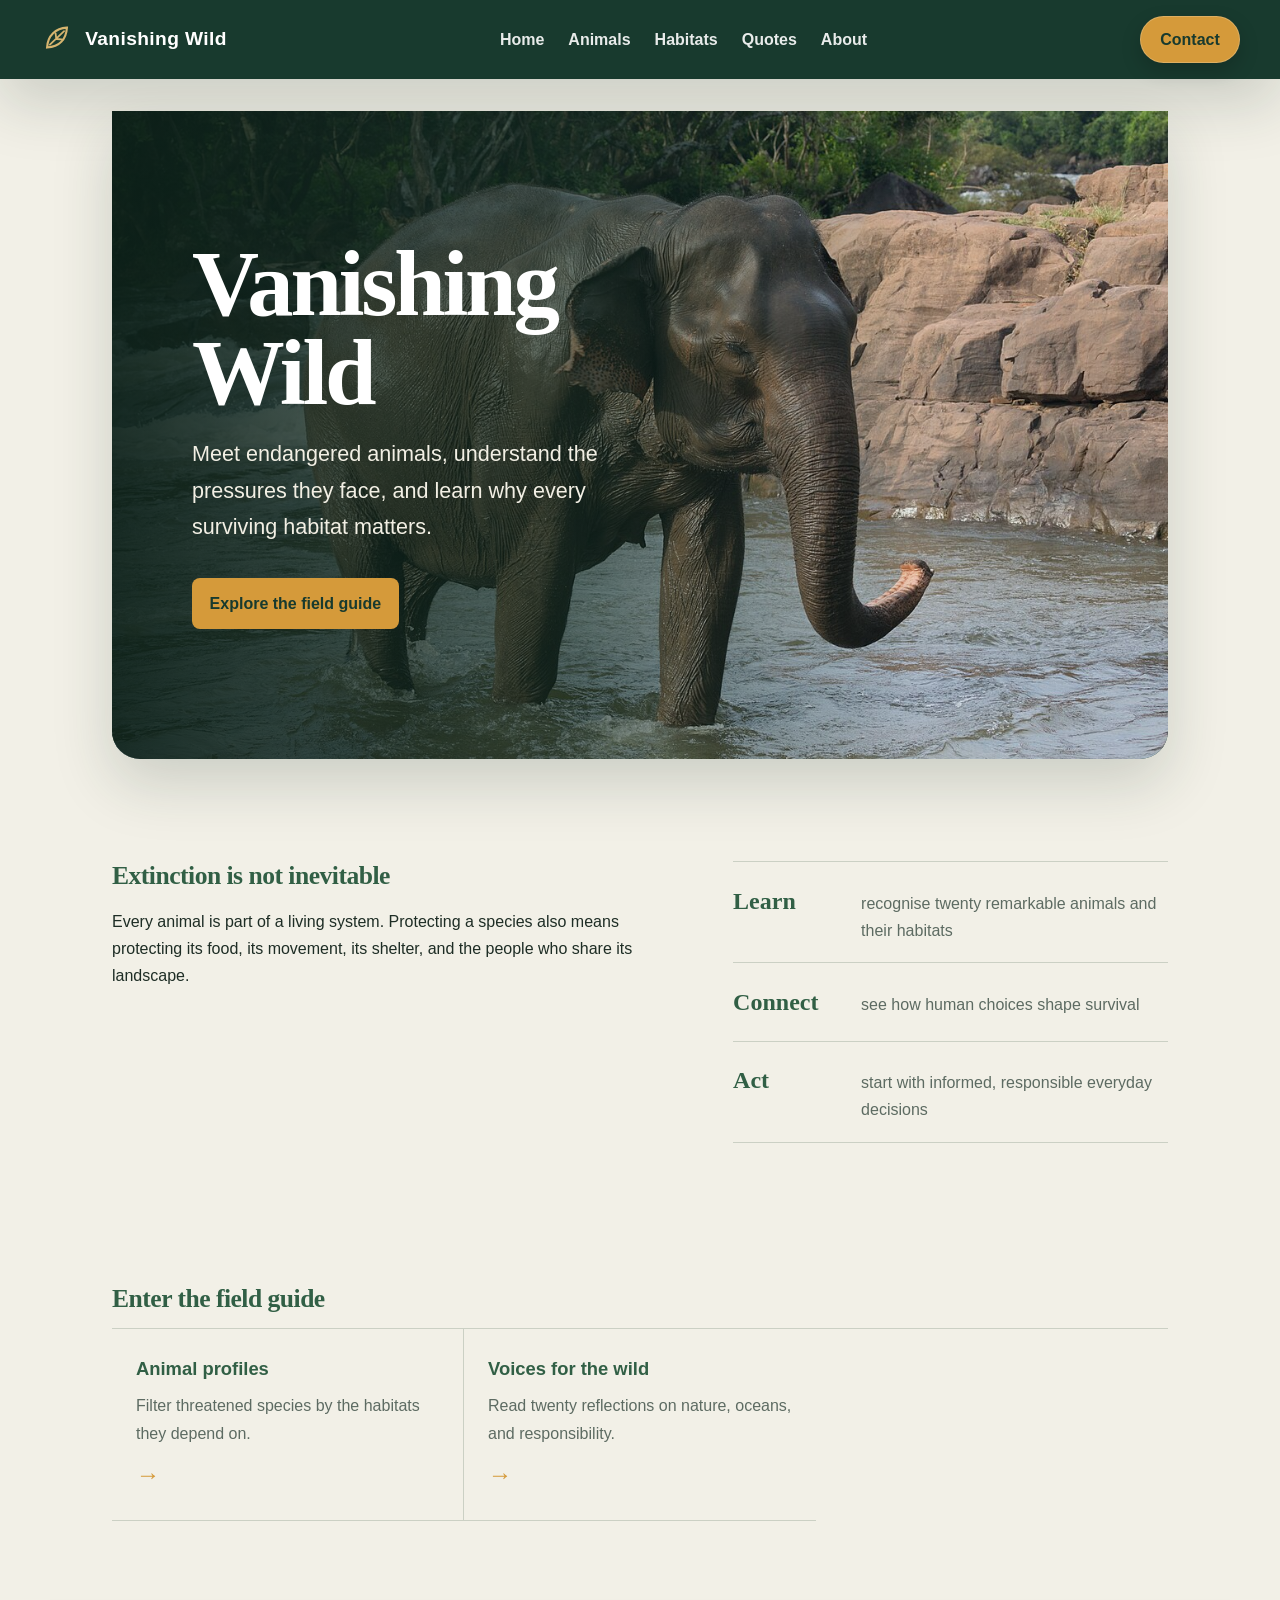
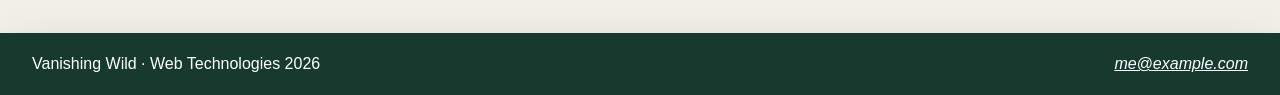
<file: index.html>
<!DOCTYPE html>
<html lang="en">
<head>
    <meta charset="UTF-8">
    <meta name="viewport" content="width=device-width, initial-scale=1.0">
    <meta name="description" content="Meet endangered animals, understand the threats they face, and discover practical ways to protect the wild.">
    <title>Vanishing Wild</title>
    <link rel="stylesheet" href="style.css">
    <link rel="icon" href="favicon-32.png" sizes="32x32">
    <link rel="apple-touch-icon" href="apple-touch-icon.png">
</head>
<body>
    <header id="site-header"></header>

    <main class="home-page">
        <section class="wild-hero" aria-labelledby="home-title">
            <img src="images/wildlife-hero.jpg" alt="An Asian elephant walking through a misty tropical forest at sunrise">
            <div class="wild-hero__content">
                <h1 id="home-title">Vanishing Wild</h1>
                <p>Meet endangered animals, understand the pressures they face, and learn why every surviving habitat matters.</p>
                <a class="primary-link" href="project.html">Explore the field guide</a>
            </div>
        </section>

        <section class="intro-grid" aria-labelledby="why-title">
            <div>
                <h2 id="why-title">Extinction is not inevitable</h2>
                <p>Every animal is part of a living system. Protecting a species also means protecting its food, its movement, its shelter, and the people who share its landscape.</p>
            </div>
            <dl class="field-notes">
                <div><dt>Learn</dt><dd>recognise twenty remarkable animals and their habitats</dd></div>
                <div><dt>Connect</dt><dd>see how human choices shape survival</dd></div>
                <div><dt>Act</dt><dd>start with informed, responsible everyday decisions</dd></div>
            </dl>
        </section>

        <section class="pathways" aria-labelledby="explore-title">
            <h2 id="explore-title">Enter the field guide</h2>
            <div class="pathways__grid">
                <a href="project.html"><strong>Animal profiles</strong><span>Filter threatened species by the habitats they depend on.</span></a>
                <a href="quotes.html"><strong>Voices for the wild</strong><span>Read twenty reflections on nature, oceans, and responsibility.</span></a>
            </div>
        </section>
    </main>

    <footer id="site-footer"></footer>

    <script src="nav.js"></script>
</body>
</html>
</file>
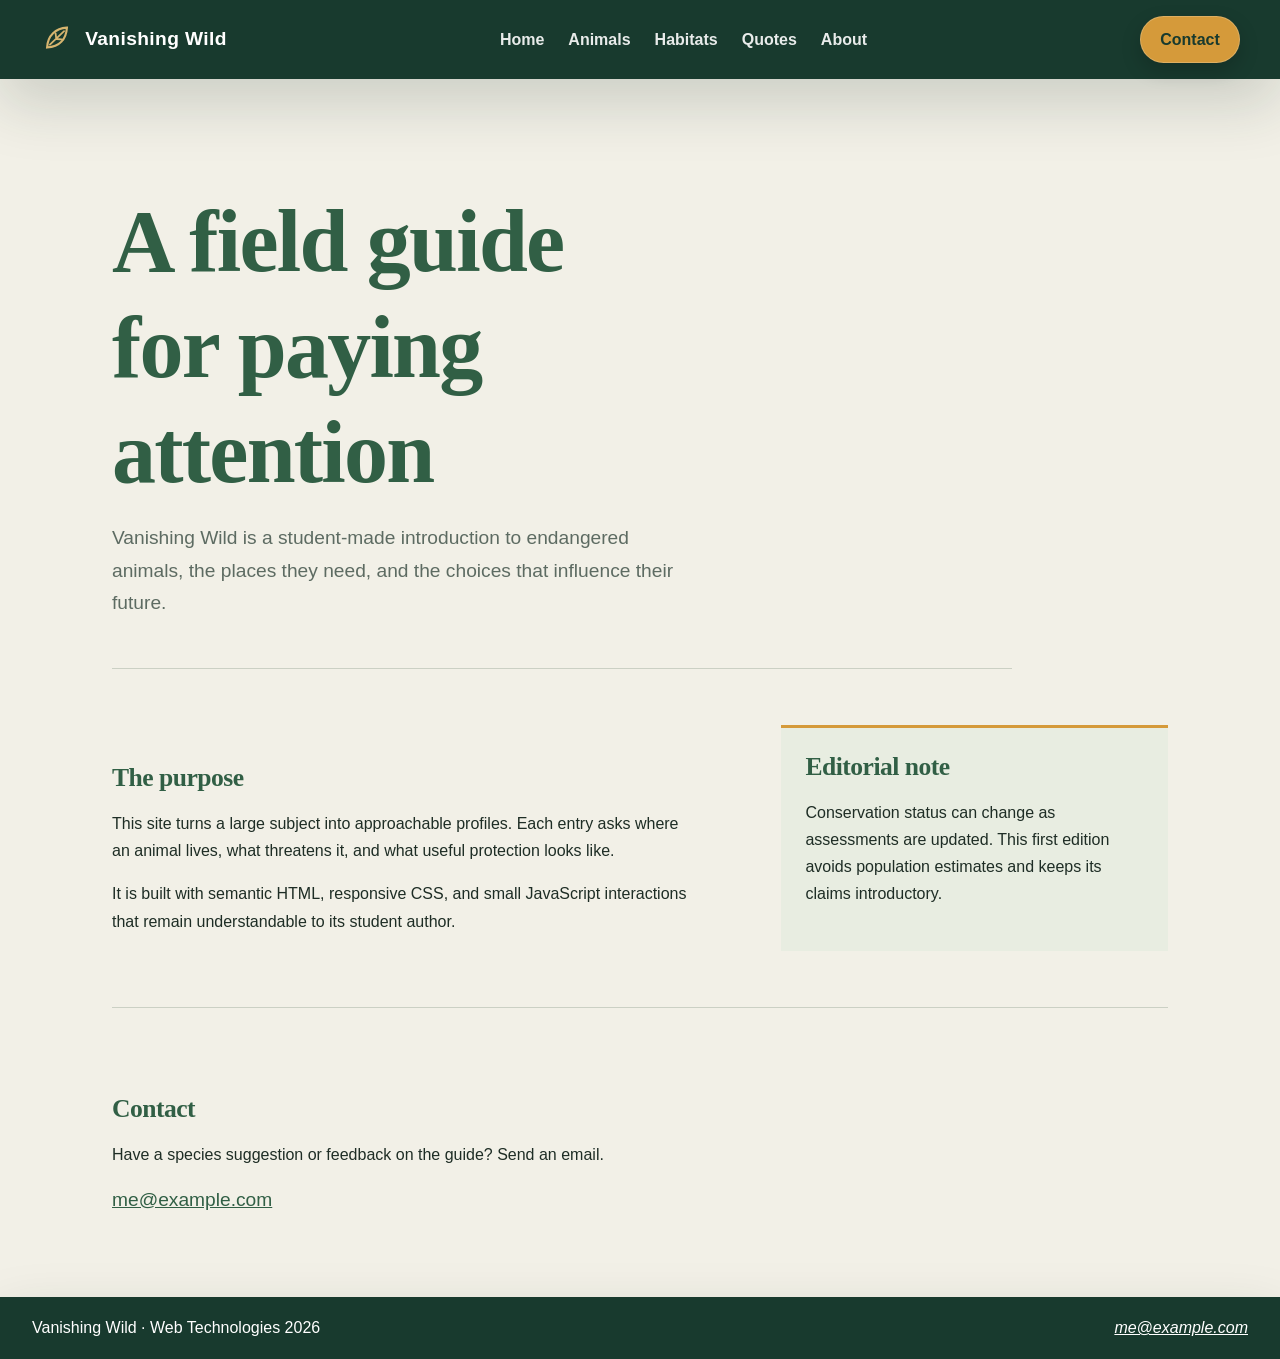
<file: about.html>
<!DOCTYPE html>
<html lang="en">
<head>
    <meta charset="UTF-8">
    <meta name="viewport" content="width=device-width, initial-scale=1.0">
    <meta name="description" content="About Vanishing Wild, a student-made introduction to endangered animals and conservation.">
    <title>About · Vanishing Wild</title>
    <link rel="stylesheet" href="style.css">
    <link rel="icon" href="favicon-32.png" sizes="32x32">
    <link rel="apple-touch-icon" href="apple-touch-icon.png">
</head>
<body>
    <header id="site-header"></header>

    <main class="about-page">
        <section class="page-intro" aria-labelledby="about-title">
            <h1 id="about-title">A field guide for paying attention</h1>
            <p>Vanishing Wild is a student-made introduction to endangered animals, the places they need, and the choices that influence their future.</p>
        </section>
        <section class="about-grid" aria-labelledby="mission-title">
            <div><h2 id="mission-title">The purpose</h2><p>This site turns a large subject into approachable profiles. Each entry asks where an animal lives, what threatens it, and what useful protection looks like.</p><p>It is built with semantic HTML, responsive CSS, and small JavaScript interactions that remain understandable to its student author.</p></div>
            <aside class="editorial-note"><h2>Editorial note</h2><p>Conservation status can change as assessments are updated. This first edition avoids population estimates and keeps its claims introductory.</p></aside>
        </section>
        <section id="contact" class="contact-section">
            <h2>Contact</h2>
            <p>Have a species suggestion or feedback on the guide? Send an email.</p>
            <address><a href="mailto:me@example.com">me@example.com</a></address>
        </section>
    </main>

    <footer id="site-footer"></footer>

    <script src="nav.js"></script>
</body>
</html>
</file>
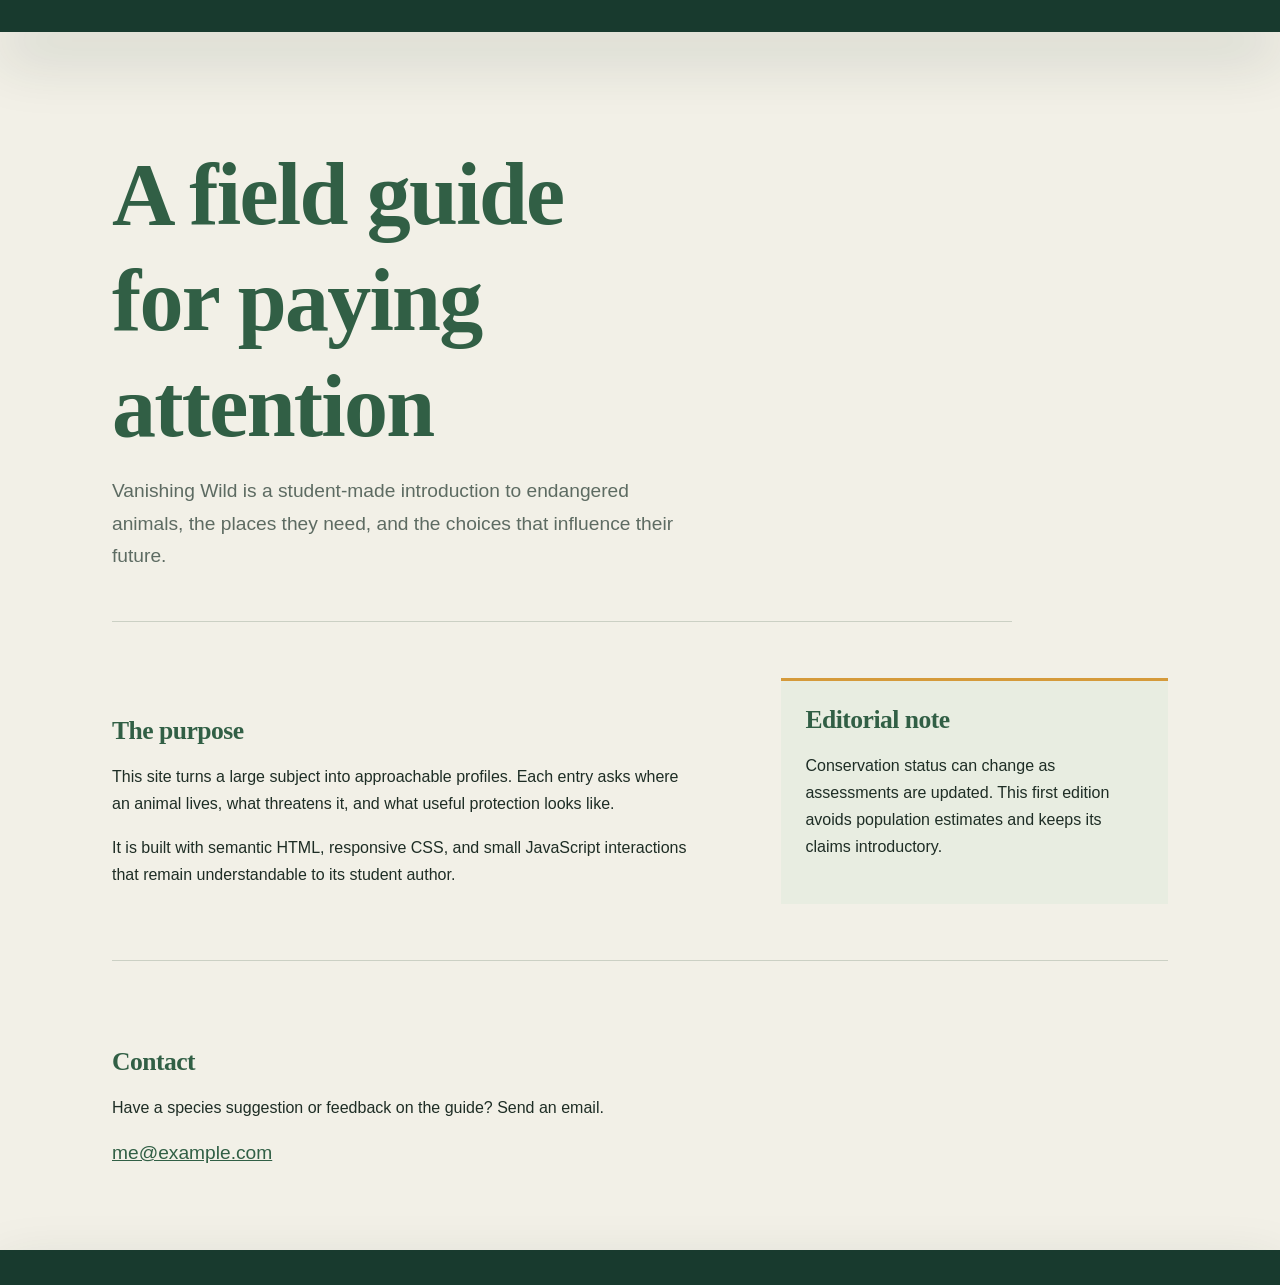
<file: contact.html>
<!DOCTYPE html>
<html lang="en">
<head>
    <meta charset="UTF-8">
    <meta name="viewport" content="width=device-width, initial-scale=1.0">
    <meta http-equiv="refresh" content="0; url=about.html#contact">
    <title>Contact · Vanishing Wild</title>
    <link rel="stylesheet" href="style.css">
</head>
<body>
    <main>
        <h1>Contact</h1>
        <p>Continue to the <a href="about.html#contact">contact section</a>.</p>
    </main>
</body>
</html>
</file>
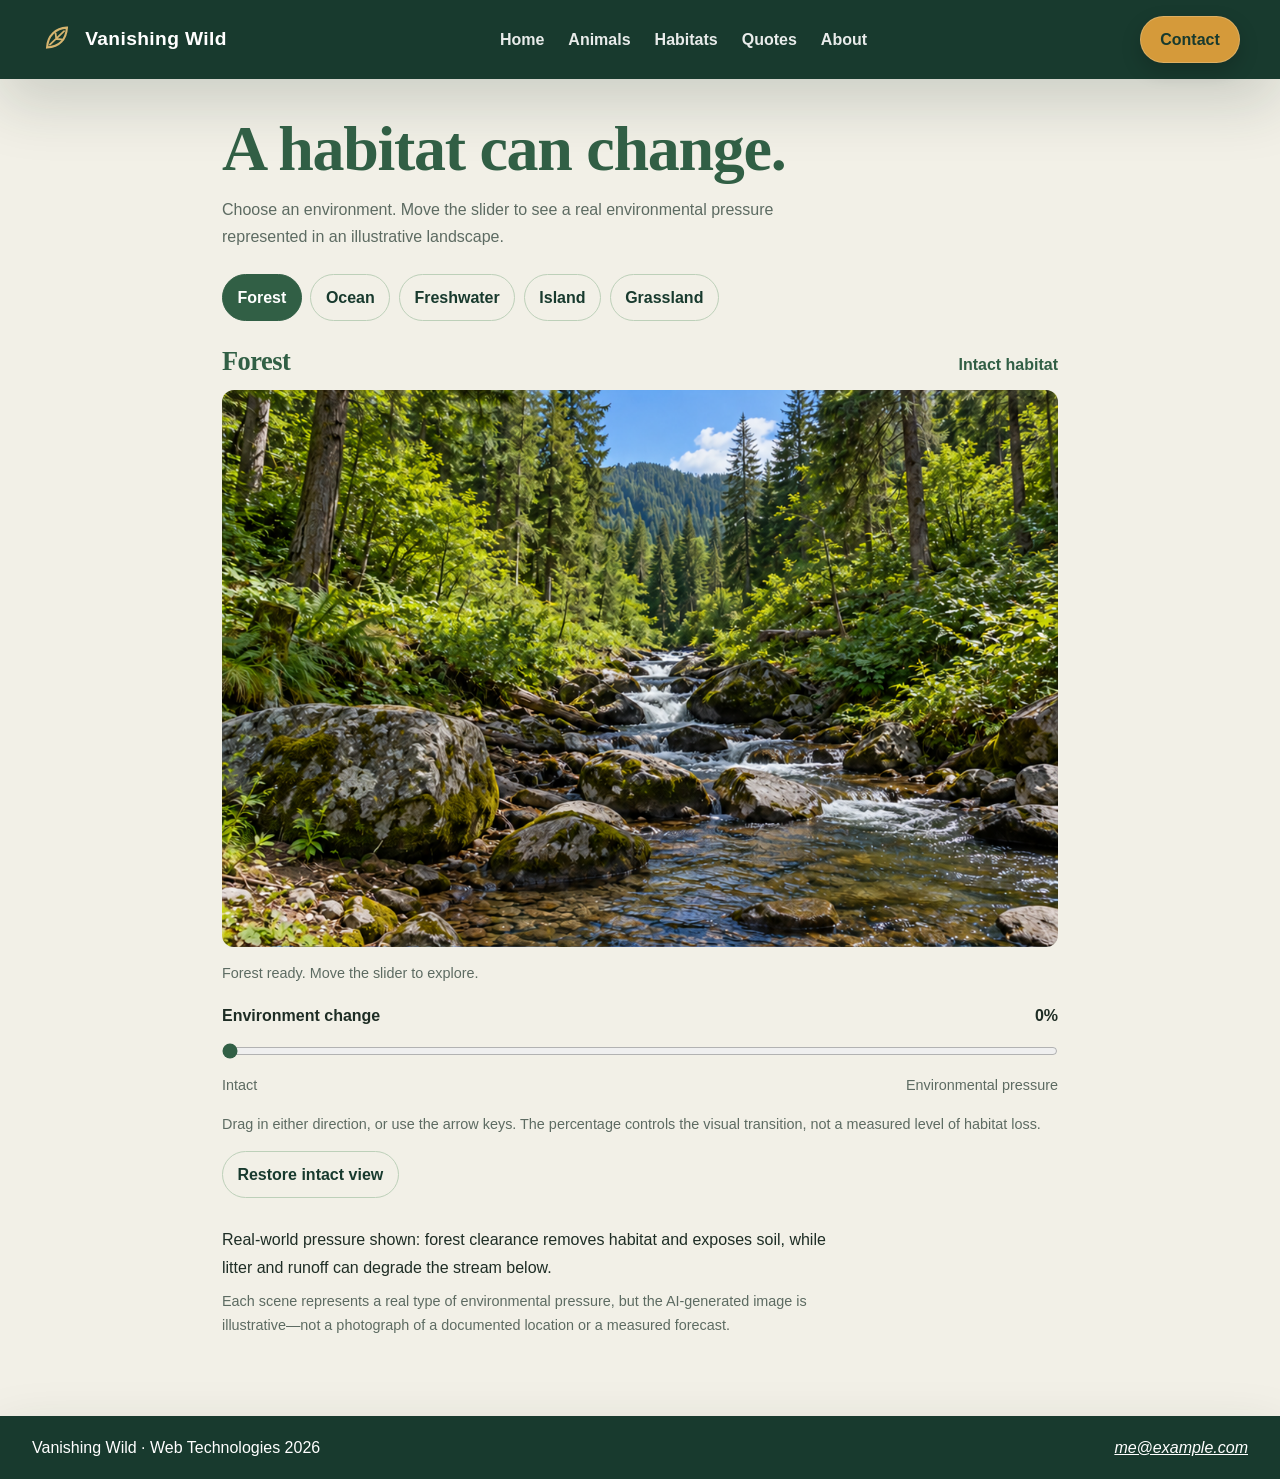
<file: habitats.html>
<!DOCTYPE html>
<html lang="en">
<head>
    <meta charset="UTF-8">
    <meta name="viewport" content="width=device-width, initial-scale=1.0">
    <meta name="description" content="Explore five habitats and the real environmental pressures that can change them.">
    <title>Habitats · Vanishing Wild</title>
    <link rel="stylesheet" href="style.css">
    <link rel="stylesheet" href="habitats.css">
    <link rel="icon" href="favicon-32.png" sizes="32x32">
</head>
<body>
    <header id="site-header"></header>
    <main class="habitats-page">
        <h1>A habitat can change.</h1>
        <p class="habitats-lead">Choose an environment. Move the slider to see a real environmental pressure represented in an illustrative landscape.</p>
        <div class="filters habitat-choices" role="group" aria-label="Choose an environment">
            <button class="filter is-active" type="button" data-environment="forest" aria-pressed="true">Forest</button>
            <button class="filter" type="button" data-environment="ocean" aria-pressed="false">Ocean</button>
            <button class="filter" type="button" data-environment="freshwater" aria-pressed="false">Freshwater</button>
            <button class="filter" type="button" data-environment="island" aria-pressed="false">Island</button>
            <button class="filter" type="button" data-environment="grassland" aria-pressed="false">Grassland</button>
        </div>
        <section aria-labelledby="environment-title" aria-busy="true" id="habitat-experience">
            <div class="habitat-heading">
                <h2 id="environment-title">Forest</h2>
                <span id="stage-label">Intact habitat</span>
            </div>
            <div class="habitat-scene" id="habitat-scene" role="img" aria-label="Forest habitat illustration: intact woodland and a clear stream.">
                <div class="habitat-layer habitat-intact" aria-hidden="true"></div>
                <div class="habitat-layer habitat-degraded" aria-hidden="true"></div>
            </div>
            <p id="image-status" role="status">Loading the forest scene…</p>
            <button type="button" class="filter" id="retry-image" hidden>Retry image</button>
            <div class="habitat-control">
                <div class="habitat-control-heading">
                    <label for="habitat-progress">Environment change</label>
                    <output id="progress-value" for="habitat-progress">0%</output>
                </div>
                <input id="habitat-progress" type="range" min="0" max="100" step="1" value="0" disabled aria-describedby="slider-help" aria-valuetext="0 percent, intact habitat">
                <div class="habitat-endpoints" aria-hidden="true">
                    <span>Intact</span>
                    <span>Environmental pressure</span>
                </div>
                <p id="slider-help">Drag in either direction, or use the arrow keys. The percentage controls the visual transition, not a measured level of habitat loss.</p>
                <button class="filter" type="button" id="reset-habitat" disabled>Restore intact view</button>
            </div>
            <p id="environment-description">Real-world pressure shown: forest clearance removes habitat and exposes soil, while litter and runoff can degrade the stream below.</p>
            <p class="habitat-note">Each scene represents a real type of environmental pressure, but the AI-generated image is illustrative—not a photograph of a documented location or a measured forecast.</p>
            <noscript><p>Please enable JavaScript to select an environment and explore its changes.</p></noscript>
        </section>
    </main>
    <footer id="site-footer"></footer>
    <script src="nav.js"></script>
    <script src="habitats.js"></script>
</body>
</html>
</file>
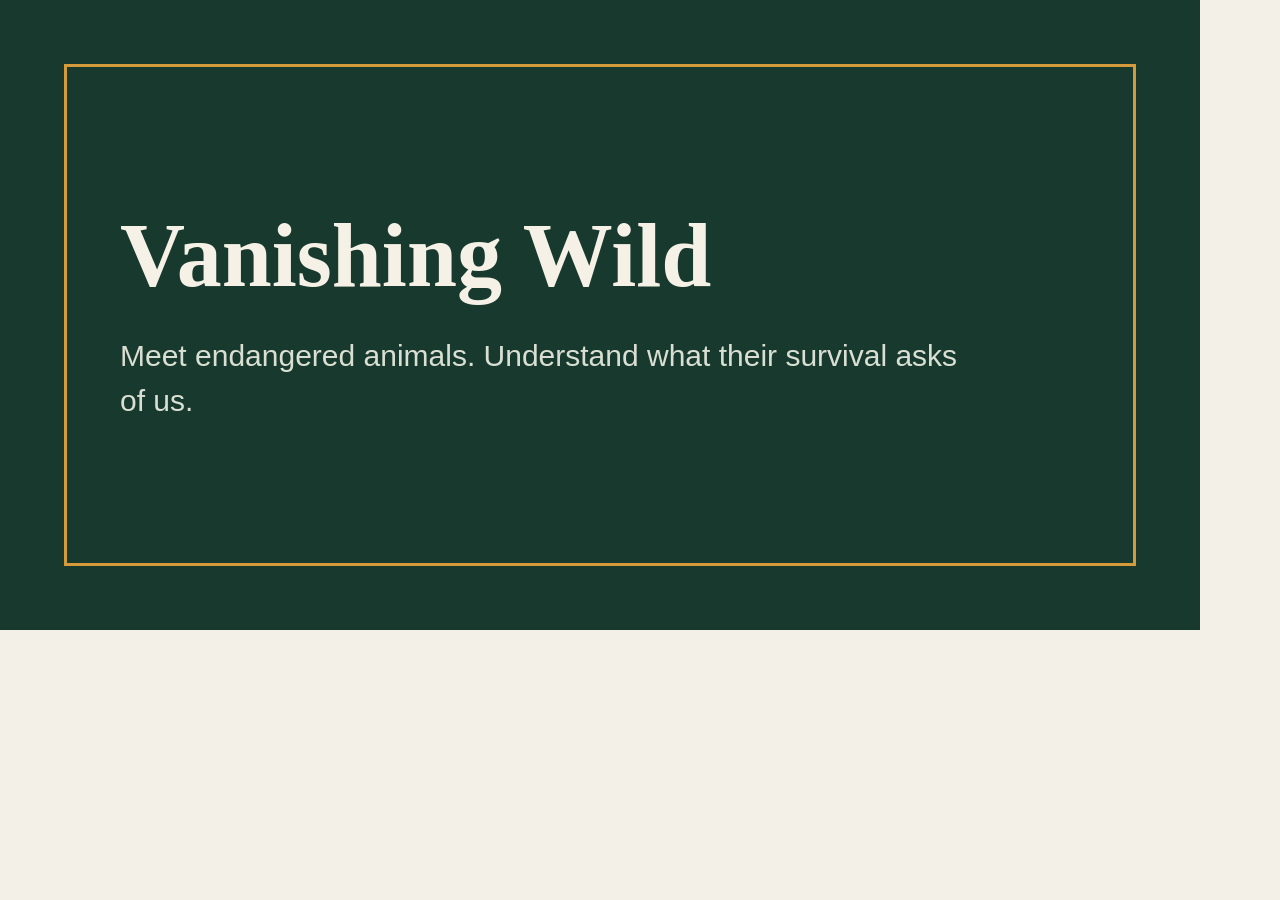
<file: poster.html>
<!DOCTYPE html>
<html lang="en">
<head>
    <meta charset="UTF-8">
    <meta name="viewport" content="width=device-width, initial-scale=1.0">
    <title>Vanishing Wild — Poster sketch</title>
    <style>
        * { box-sizing: border-box; }
        body { margin: 0; background: #f2f0e7; font-family: "Segoe UI", Arial, sans-serif; }
        .poster {
            width: 1200px;
            height: 630px;
            display: flex;
            flex-direction: column;
            justify-content: center;
            padding: 100px 120px;
            color: #f5f1e6;
            background: #183a2e;
            position: relative;
        }
        .poster::before {
            content: "";
            position: absolute;
            inset: 64px;
            border: 3px solid #d59a3a;
            pointer-events: none;
        }
        h1 { max-width: 850px; margin: 0 0 28px; font-family: Georgia, serif; font-size: 90px; line-height: 1.08; }
        p { max-width: 850px; margin: 0; color: #d9dfd2; font-size: 30px; line-height: 1.5; }
    </style>
</head>
<body>
    <main class="poster">
        <h1>Vanishing Wild</h1>
        <p>Meet endangered animals. Understand what their survival asks of us.</p>
    </main>
</body>
</html>
</file>
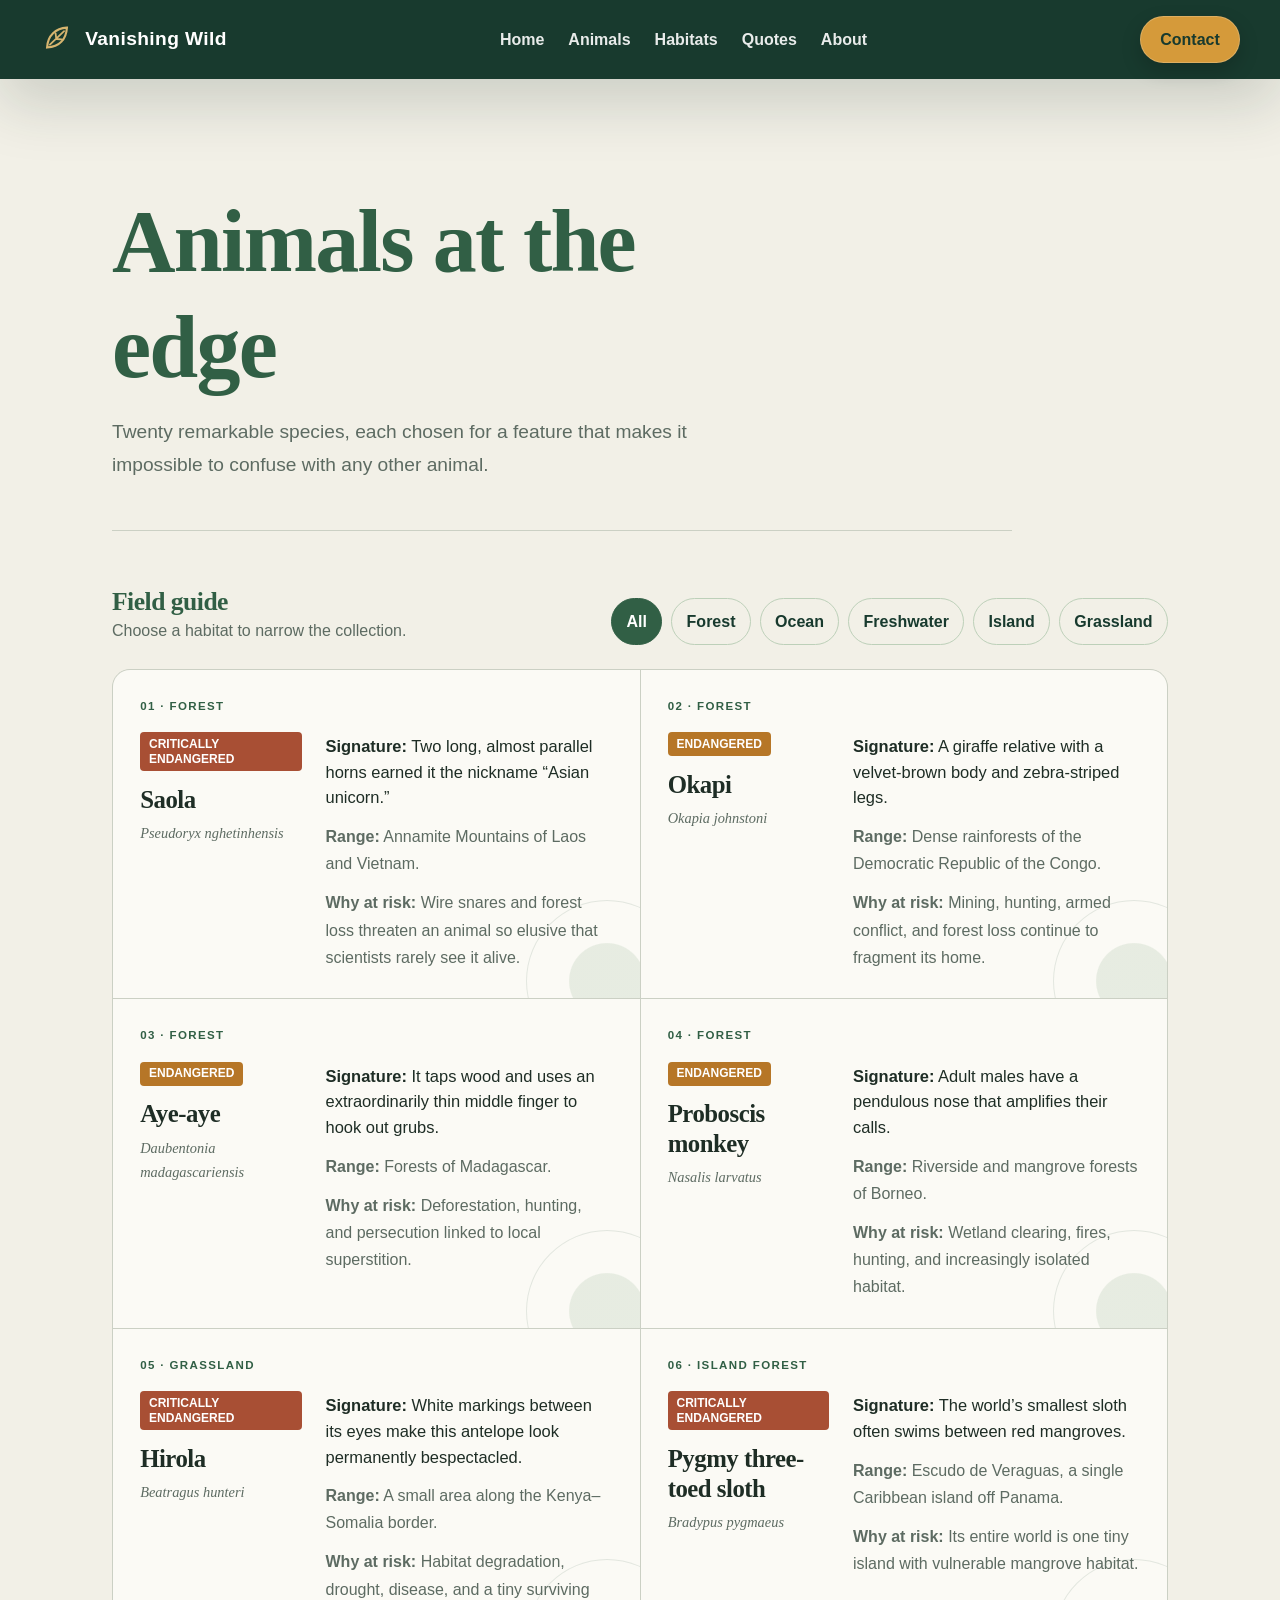
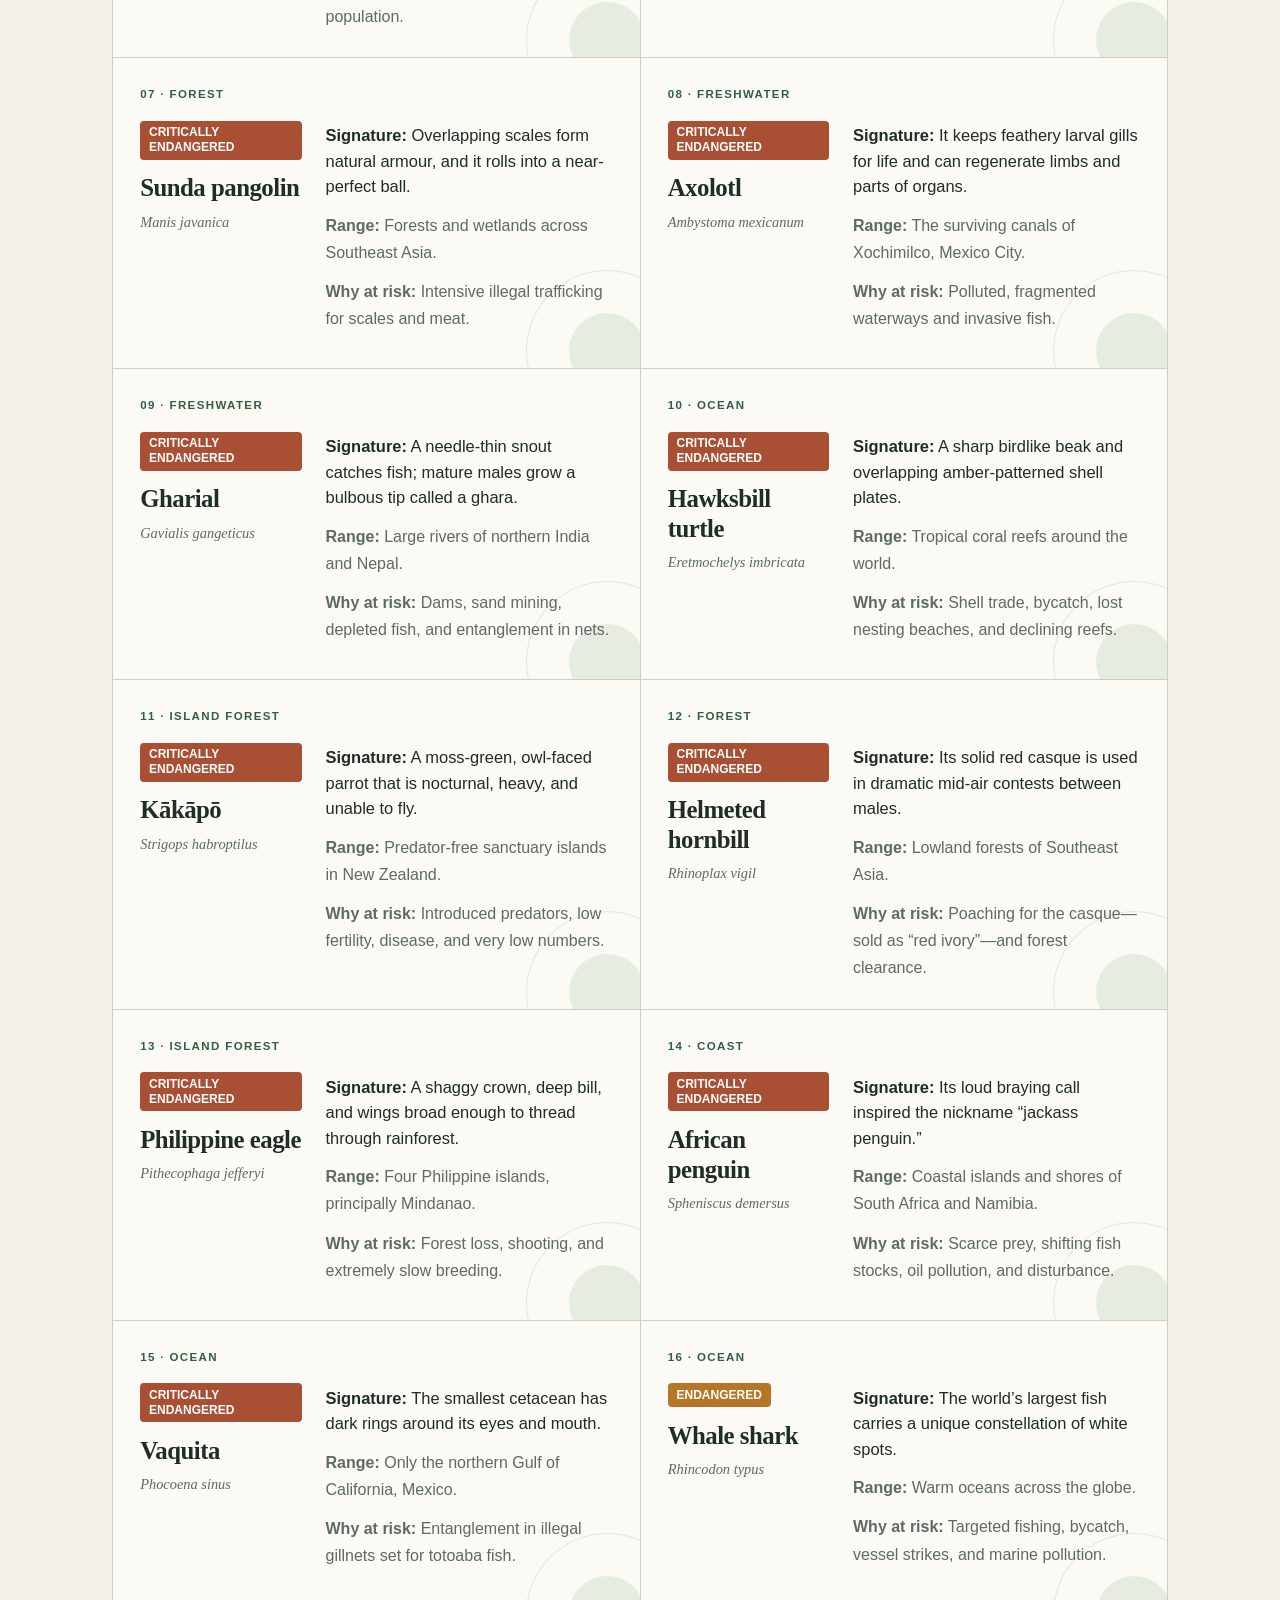
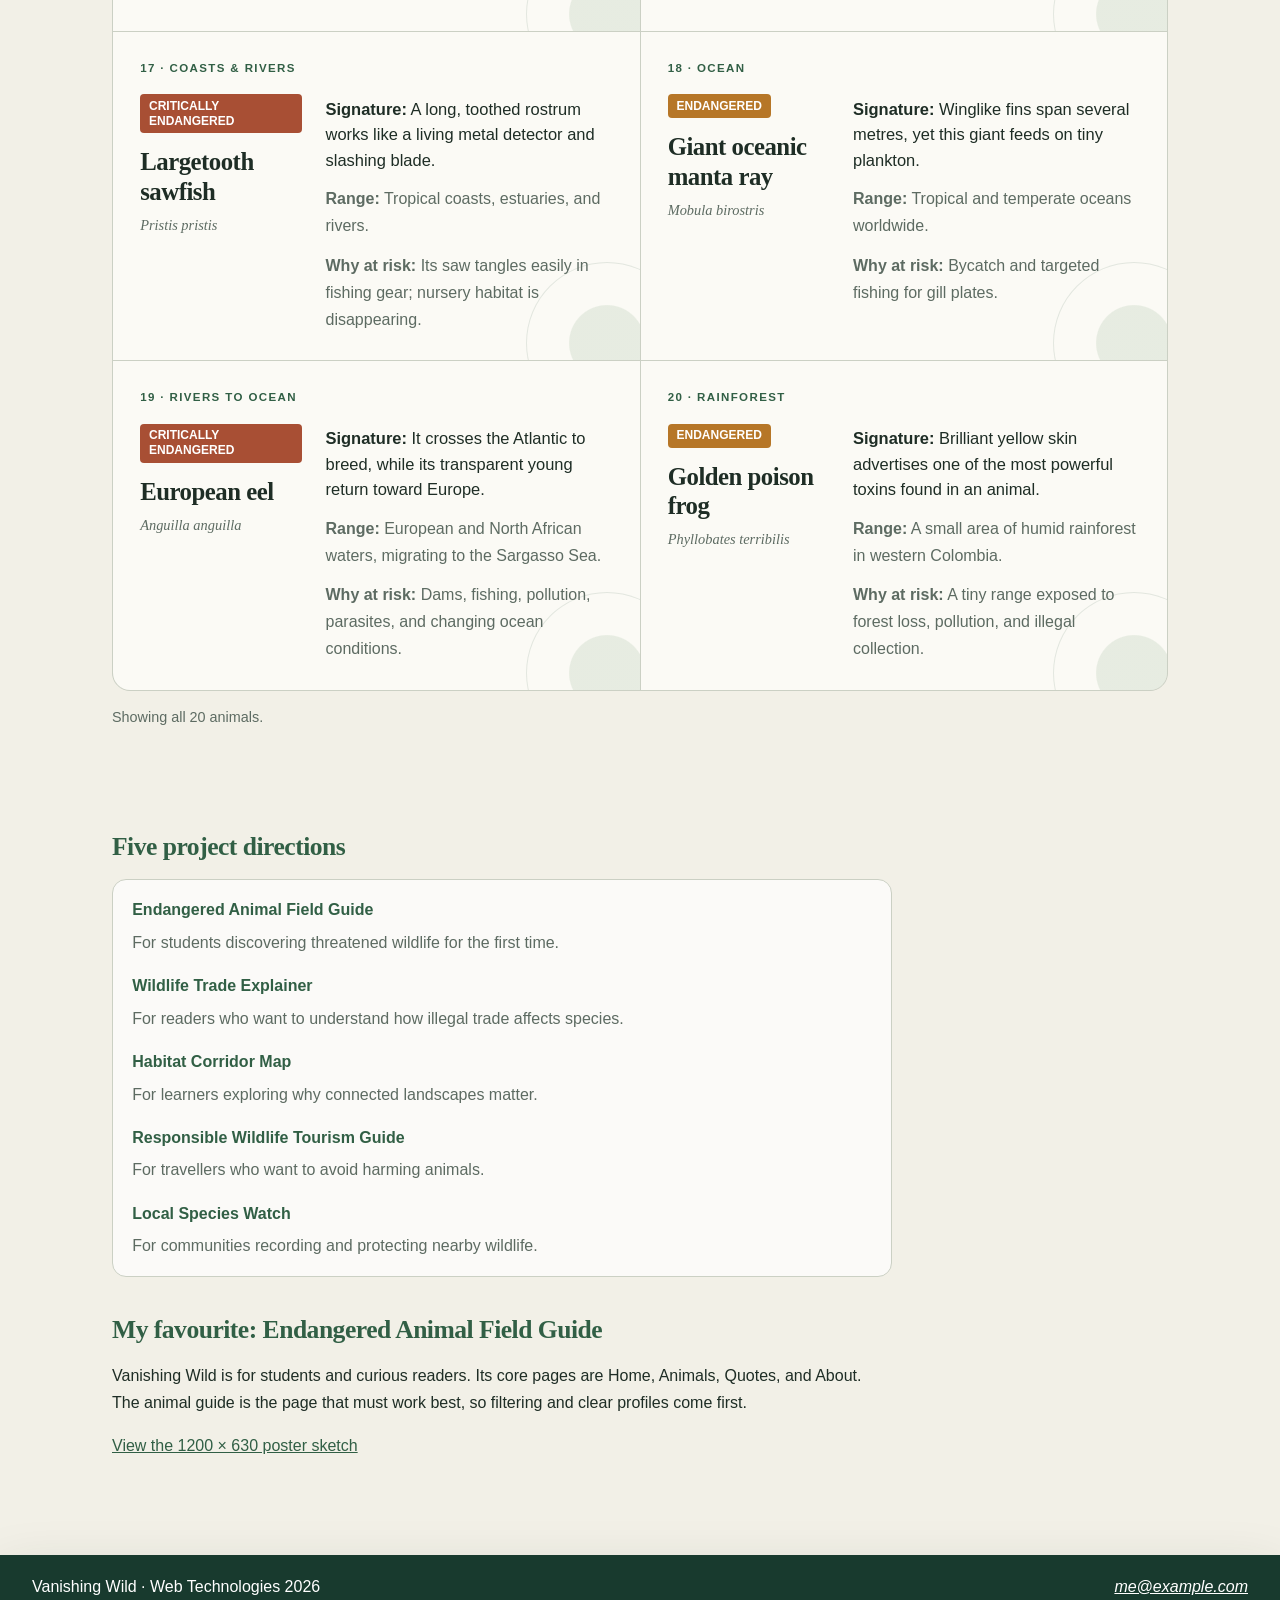
<file: project.html>
<!DOCTYPE html>
<html lang="en">
<head>
    <meta charset="UTF-8">
    <meta name="viewport" content="width=device-width, initial-scale=1.0">
    <meta name="description" content="A beginner-friendly field guide to endangered animals, their habitats, and the threats they face.">
    <title>Animal Field Guide · Vanishing Wild</title>
    <link rel="stylesheet" href="style.css">
    <link rel="icon" href="favicon-32.png" sizes="32x32">
    <link rel="apple-touch-icon" href="apple-touch-icon.png">
</head>
<body>
    <header id="site-header"></header>

    <main>
        <section class="page-intro" aria-labelledby="guide-title">
            <h1 id="guide-title">Animals at the edge</h1>
            <p>Twenty remarkable species, each chosen for a feature that makes it impossible to confuse with any other animal.</p>
        </section>

        <section id="habitats" aria-labelledby="profiles-title">
            <div class="section-heading">
                <div><h2 id="profiles-title">Field guide</h2><p>Choose a habitat to narrow the collection.</p></div>
                <div class="filters" role="group" aria-label="Filter animals by habitat">
                    <button class="filter is-active" type="button" data-filter="all" aria-pressed="true">All</button>
                    <button class="filter" type="button" data-filter="forest" aria-pressed="false">Forest</button>
                    <button class="filter" type="button" data-filter="ocean" aria-pressed="false">Ocean</button>
                    <button class="filter" type="button" data-filter="freshwater" aria-pressed="false">Freshwater</button>
                    <button class="filter" type="button" data-filter="island" aria-pressed="false">Island</button>
                    <button class="filter" type="button" data-filter="grassland" aria-pressed="false">Grassland</button>
                </div>
            </div>

            <div class="animal-list" id="animal-list">
                <article class="animal-profile" data-habitat="forest">
                    <div class="animal-profile__identity"><span class="specimen-number">01 · Forest</span><p class="status status--critical">Critically endangered</p><h3>Saola</h3><p class="scientific-name">Pseudoryx nghetinhensis</p></div>
                    <div class="animal-profile__body"><p class="animal-profile__feature"><strong>Signature:</strong> Two long, almost parallel horns earned it the nickname “Asian unicorn.”</p><p><strong>Range:</strong> Annamite Mountains of Laos and Vietnam.</p><p><strong>Why at risk:</strong> Wire snares and forest loss threaten an animal so elusive that scientists rarely see it alive.</p></div>
                </article>
                <article class="animal-profile" data-habitat="forest">
                    <div class="animal-profile__identity"><span class="specimen-number">02 · Forest</span><p class="status status--endangered">Endangered</p><h3>Okapi</h3><p class="scientific-name">Okapia johnstoni</p></div>
                    <div class="animal-profile__body"><p class="animal-profile__feature"><strong>Signature:</strong> A giraffe relative with a velvet-brown body and zebra-striped legs.</p><p><strong>Range:</strong> Dense rainforests of the Democratic Republic of the Congo.</p><p><strong>Why at risk:</strong> Mining, hunting, armed conflict, and forest loss continue to fragment its home.</p></div>
                </article>
                <article class="animal-profile" data-habitat="forest">
                    <div class="animal-profile__identity"><span class="specimen-number">03 · Forest</span><p class="status status--endangered">Endangered</p><h3>Aye-aye</h3><p class="scientific-name">Daubentonia madagascariensis</p></div>
                    <div class="animal-profile__body"><p class="animal-profile__feature"><strong>Signature:</strong> It taps wood and uses an extraordinarily thin middle finger to hook out grubs.</p><p><strong>Range:</strong> Forests of Madagascar.</p><p><strong>Why at risk:</strong> Deforestation, hunting, and persecution linked to local superstition.</p></div>
                </article>
                <article class="animal-profile" data-habitat="forest">
                    <div class="animal-profile__identity"><span class="specimen-number">04 · Forest</span><p class="status status--endangered">Endangered</p><h3>Proboscis monkey</h3><p class="scientific-name">Nasalis larvatus</p></div>
                    <div class="animal-profile__body"><p class="animal-profile__feature"><strong>Signature:</strong> Adult males have a pendulous nose that amplifies their calls.</p><p><strong>Range:</strong> Riverside and mangrove forests of Borneo.</p><p><strong>Why at risk:</strong> Wetland clearing, fires, hunting, and increasingly isolated habitat.</p></div>
                </article>
                <article class="animal-profile" data-habitat="grassland">
                    <div class="animal-profile__identity"><span class="specimen-number">05 · Grassland</span><p class="status status--critical">Critically endangered</p><h3>Hirola</h3><p class="scientific-name">Beatragus hunteri</p></div>
                    <div class="animal-profile__body"><p class="animal-profile__feature"><strong>Signature:</strong> White markings between its eyes make this antelope look permanently bespectacled.</p><p><strong>Range:</strong> A small area along the Kenya–Somalia border.</p><p><strong>Why at risk:</strong> Habitat degradation, drought, disease, and a tiny surviving population.</p></div>
                </article>
                <article class="animal-profile" data-habitat="forest island">
                    <div class="animal-profile__identity"><span class="specimen-number">06 · Island forest</span><p class="status status--critical">Critically endangered</p><h3>Pygmy three-toed sloth</h3><p class="scientific-name">Bradypus pygmaeus</p></div>
                    <div class="animal-profile__body"><p class="animal-profile__feature"><strong>Signature:</strong> The world’s smallest sloth often swims between red mangroves.</p><p><strong>Range:</strong> Escudo de Veraguas, a single Caribbean island off Panama.</p><p><strong>Why at risk:</strong> Its entire world is one tiny island with vulnerable mangrove habitat.</p></div>
                </article>
                <article class="animal-profile" data-habitat="forest">
                    <div class="animal-profile__identity"><span class="specimen-number">07 · Forest</span><p class="status status--critical">Critically endangered</p><h3>Sunda pangolin</h3><p class="scientific-name">Manis javanica</p></div>
                    <div class="animal-profile__body"><p class="animal-profile__feature"><strong>Signature:</strong> Overlapping scales form natural armour, and it rolls into a near-perfect ball.</p><p><strong>Range:</strong> Forests and wetlands across Southeast Asia.</p><p><strong>Why at risk:</strong> Intensive illegal trafficking for scales and meat.</p></div>
                </article>
                <article class="animal-profile" data-habitat="freshwater">
                    <div class="animal-profile__identity"><span class="specimen-number">08 · Freshwater</span><p class="status status--critical">Critically endangered</p><h3>Axolotl</h3><p class="scientific-name">Ambystoma mexicanum</p></div>
                    <div class="animal-profile__body"><p class="animal-profile__feature"><strong>Signature:</strong> It keeps feathery larval gills for life and can regenerate limbs and parts of organs.</p><p><strong>Range:</strong> The surviving canals of Xochimilco, Mexico City.</p><p><strong>Why at risk:</strong> Polluted, fragmented waterways and invasive fish.</p></div>
                </article>
                <article class="animal-profile" data-habitat="freshwater">
                    <div class="animal-profile__identity"><span class="specimen-number">09 · Freshwater</span><p class="status status--critical">Critically endangered</p><h3>Gharial</h3><p class="scientific-name">Gavialis gangeticus</p></div>
                    <div class="animal-profile__body"><p class="animal-profile__feature"><strong>Signature:</strong> A needle-thin snout catches fish; mature males grow a bulbous tip called a ghara.</p><p><strong>Range:</strong> Large rivers of northern India and Nepal.</p><p><strong>Why at risk:</strong> Dams, sand mining, depleted fish, and entanglement in nets.</p></div>
                </article>
                <article class="animal-profile" data-habitat="ocean">
                    <div class="animal-profile__identity"><span class="specimen-number">10 · Ocean</span><p class="status status--critical">Critically endangered</p><h3>Hawksbill turtle</h3><p class="scientific-name">Eretmochelys imbricata</p></div>
                    <div class="animal-profile__body"><p class="animal-profile__feature"><strong>Signature:</strong> A sharp birdlike beak and overlapping amber-patterned shell plates.</p><p><strong>Range:</strong> Tropical coral reefs around the world.</p><p><strong>Why at risk:</strong> Shell trade, bycatch, lost nesting beaches, and declining reefs.</p></div>
                </article>
                <article class="animal-profile" data-habitat="forest island">
                    <div class="animal-profile__identity"><span class="specimen-number">11 · Island forest</span><p class="status status--critical">Critically endangered</p><h3>Kākāpō</h3><p class="scientific-name">Strigops habroptilus</p></div>
                    <div class="animal-profile__body"><p class="animal-profile__feature"><strong>Signature:</strong> A moss-green, owl-faced parrot that is nocturnal, heavy, and unable to fly.</p><p><strong>Range:</strong> Predator-free sanctuary islands in New Zealand.</p><p><strong>Why at risk:</strong> Introduced predators, low fertility, disease, and very low numbers.</p></div>
                </article>
                <article class="animal-profile" data-habitat="forest">
                    <div class="animal-profile__identity"><span class="specimen-number">12 · Forest</span><p class="status status--critical">Critically endangered</p><h3>Helmeted hornbill</h3><p class="scientific-name">Rhinoplax vigil</p></div>
                    <div class="animal-profile__body"><p class="animal-profile__feature"><strong>Signature:</strong> Its solid red casque is used in dramatic mid-air contests between males.</p><p><strong>Range:</strong> Lowland forests of Southeast Asia.</p><p><strong>Why at risk:</strong> Poaching for the casque—sold as “red ivory”—and forest clearance.</p></div>
                </article>
                <article class="animal-profile" data-habitat="forest island">
                    <div class="animal-profile__identity"><span class="specimen-number">13 · Island forest</span><p class="status status--critical">Critically endangered</p><h3>Philippine eagle</h3><p class="scientific-name">Pithecophaga jefferyi</p></div>
                    <div class="animal-profile__body"><p class="animal-profile__feature"><strong>Signature:</strong> A shaggy crown, deep bill, and wings broad enough to thread through rainforest.</p><p><strong>Range:</strong> Four Philippine islands, principally Mindanao.</p><p><strong>Why at risk:</strong> Forest loss, shooting, and extremely slow breeding.</p></div>
                </article>
                <article class="animal-profile" data-habitat="ocean">
                    <div class="animal-profile__identity"><span class="specimen-number">14 · Coast</span><p class="status status--critical">Critically endangered</p><h3>African penguin</h3><p class="scientific-name">Spheniscus demersus</p></div>
                    <div class="animal-profile__body"><p class="animal-profile__feature"><strong>Signature:</strong> Its loud braying call inspired the nickname “jackass penguin.”</p><p><strong>Range:</strong> Coastal islands and shores of South Africa and Namibia.</p><p><strong>Why at risk:</strong> Scarce prey, shifting fish stocks, oil pollution, and disturbance.</p></div>
                </article>
                <article class="animal-profile" data-habitat="ocean">
                    <div class="animal-profile__identity"><span class="specimen-number">15 · Ocean</span><p class="status status--critical">Critically endangered</p><h3>Vaquita</h3><p class="scientific-name">Phocoena sinus</p></div>
                    <div class="animal-profile__body"><p class="animal-profile__feature"><strong>Signature:</strong> The smallest cetacean has dark rings around its eyes and mouth.</p><p><strong>Range:</strong> Only the northern Gulf of California, Mexico.</p><p><strong>Why at risk:</strong> Entanglement in illegal gillnets set for totoaba fish.</p></div>
                </article>
                <article class="animal-profile" data-habitat="ocean">
                    <div class="animal-profile__identity"><span class="specimen-number">16 · Ocean</span><p class="status status--endangered">Endangered</p><h3>Whale shark</h3><p class="scientific-name">Rhincodon typus</p></div>
                    <div class="animal-profile__body"><p class="animal-profile__feature"><strong>Signature:</strong> The world’s largest fish carries a unique constellation of white spots.</p><p><strong>Range:</strong> Warm oceans across the globe.</p><p><strong>Why at risk:</strong> Targeted fishing, bycatch, vessel strikes, and marine pollution.</p></div>
                </article>
                <article class="animal-profile" data-habitat="ocean freshwater">
                    <div class="animal-profile__identity"><span class="specimen-number">17 · Coasts & rivers</span><p class="status status--critical">Critically endangered</p><h3>Largetooth sawfish</h3><p class="scientific-name">Pristis pristis</p></div>
                    <div class="animal-profile__body"><p class="animal-profile__feature"><strong>Signature:</strong> A long, toothed rostrum works like a living metal detector and slashing blade.</p><p><strong>Range:</strong> Tropical coasts, estuaries, and rivers.</p><p><strong>Why at risk:</strong> Its saw tangles easily in fishing gear; nursery habitat is disappearing.</p></div>
                </article>
                <article class="animal-profile" data-habitat="ocean">
                    <div class="animal-profile__identity"><span class="specimen-number">18 · Ocean</span><p class="status status--endangered">Endangered</p><h3>Giant oceanic manta ray</h3><p class="scientific-name">Mobula birostris</p></div>
                    <div class="animal-profile__body"><p class="animal-profile__feature"><strong>Signature:</strong> Winglike fins span several metres, yet this giant feeds on tiny plankton.</p><p><strong>Range:</strong> Tropical and temperate oceans worldwide.</p><p><strong>Why at risk:</strong> Bycatch and targeted fishing for gill plates.</p></div>
                </article>
                <article class="animal-profile" data-habitat="freshwater ocean">
                    <div class="animal-profile__identity"><span class="specimen-number">19 · Rivers to ocean</span><p class="status status--critical">Critically endangered</p><h3>European eel</h3><p class="scientific-name">Anguilla anguilla</p></div>
                    <div class="animal-profile__body"><p class="animal-profile__feature"><strong>Signature:</strong> It crosses the Atlantic to breed, while its transparent young return toward Europe.</p><p><strong>Range:</strong> European and North African waters, migrating to the Sargasso Sea.</p><p><strong>Why at risk:</strong> Dams, fishing, pollution, parasites, and changing ocean conditions.</p></div>
                </article>
                <article class="animal-profile" data-habitat="forest freshwater">
                    <div class="animal-profile__identity"><span class="specimen-number">20 · Rainforest</span><p class="status status--endangered">Endangered</p><h3>Golden poison frog</h3><p class="scientific-name">Phyllobates terribilis</p></div>
                    <div class="animal-profile__body"><p class="animal-profile__feature"><strong>Signature:</strong> Brilliant yellow skin advertises one of the most powerful toxins found in an animal.</p><p><strong>Range:</strong> A small area of humid rainforest in western Colombia.</p><p><strong>Why at risk:</strong> A tiny range exposed to forest loss, pollution, and illegal collection.</p></div>
                </article>
            </div>
            <p class="filter-status" id="filter-status" role="status">Showing all 20 animals.</p>
        </section>

        <section class="coursework-plan" aria-labelledby="ideas-title">
            <h2 id="ideas-title">Five project directions</h2>
            <dl class="project-details">
                <dt>Endangered Animal Field Guide</dt><dd>For students discovering threatened wildlife for the first time.</dd>
                <dt>Wildlife Trade Explainer</dt><dd>For readers who want to understand how illegal trade affects species.</dd>
                <dt>Habitat Corridor Map</dt><dd>For learners exploring why connected landscapes matter.</dd>
                <dt>Responsible Wildlife Tourism Guide</dt><dd>For travellers who want to avoid harming animals.</dd>
                <dt>Local Species Watch</dt><dd>For communities recording and protecting nearby wildlife.</dd>
            </dl>
            <h2>My favourite: Endangered Animal Field Guide</h2>
            <p>Vanishing Wild is for students and curious readers. Its core pages are Home, Animals, Quotes, and About. The animal guide is the page that must work best, so filtering and clear profiles come first.</p>
            <p><a href="poster.html">View the 1200 × 630 poster sketch</a></p>
        </section>
    </main>

    <footer id="site-footer"></footer>

    <script src="nav.js"></script>
    <script src="animals.js"></script>
</body>
</html>
</file>
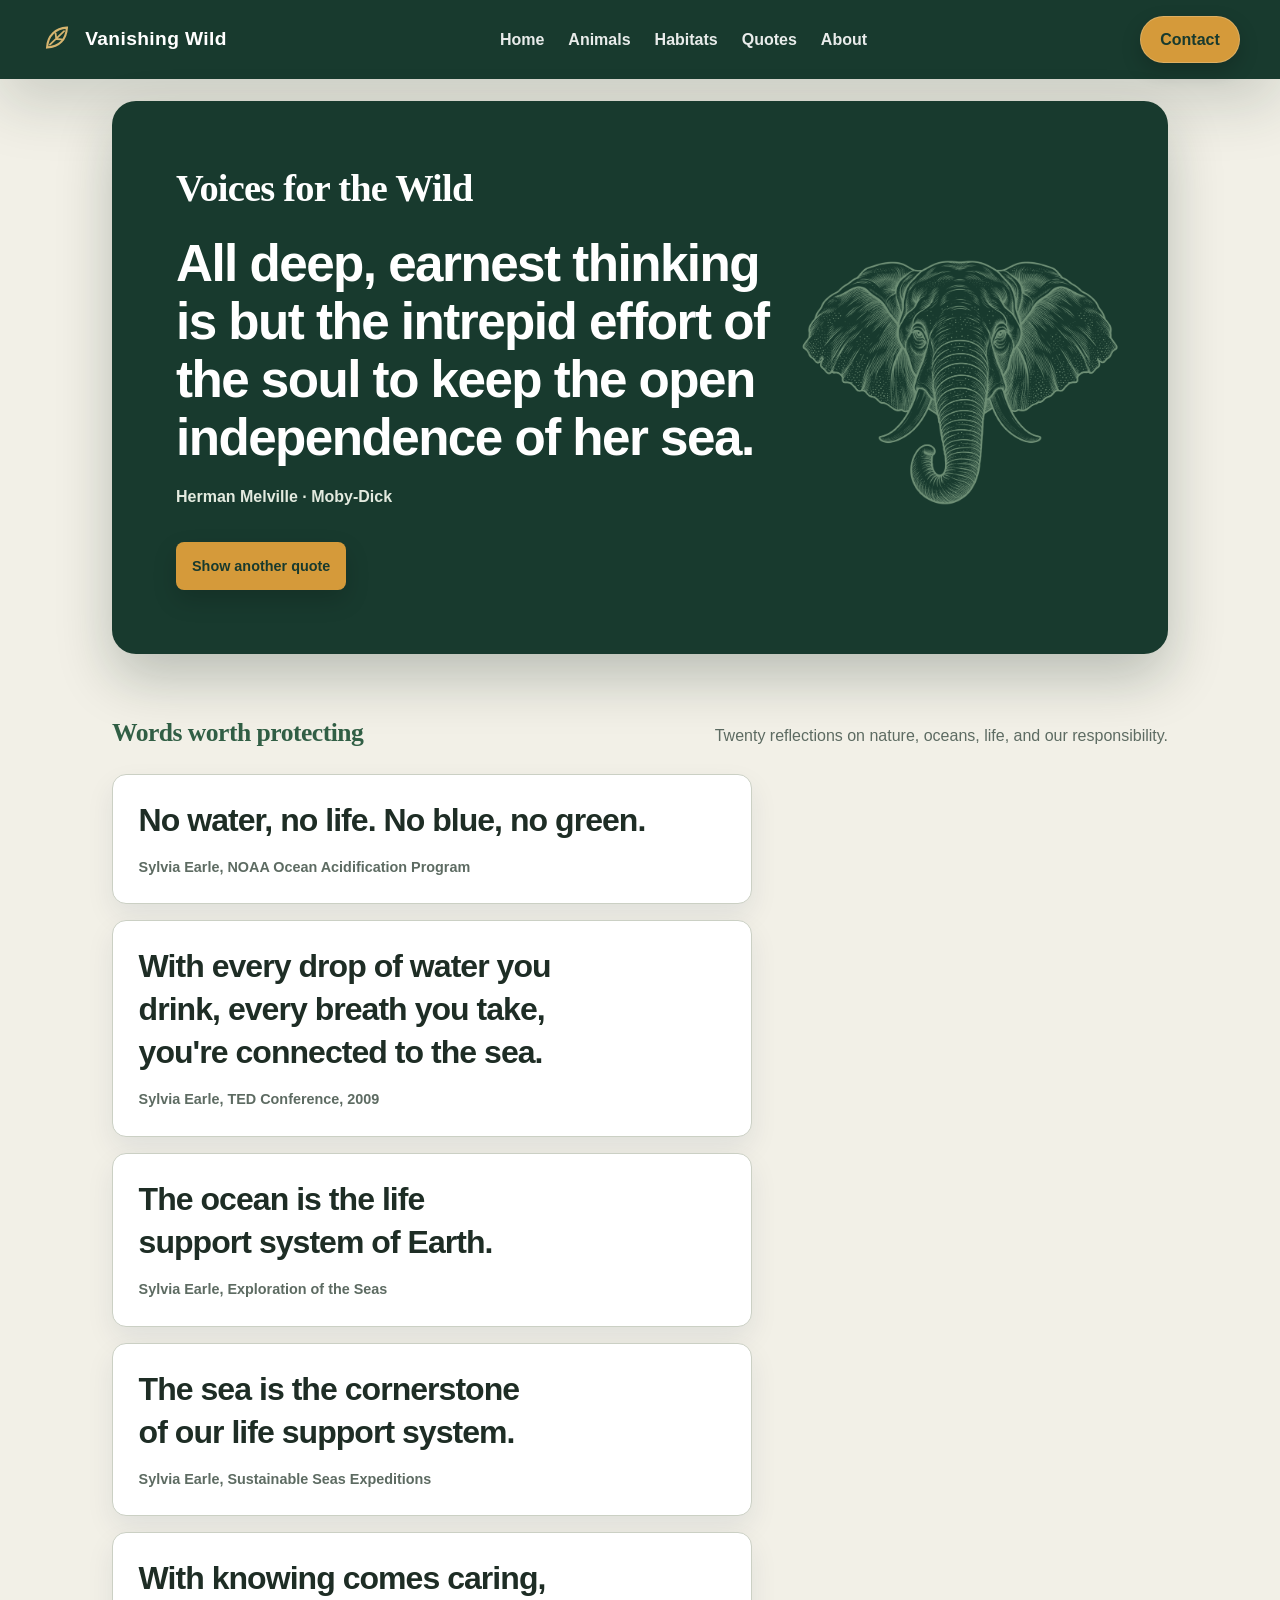
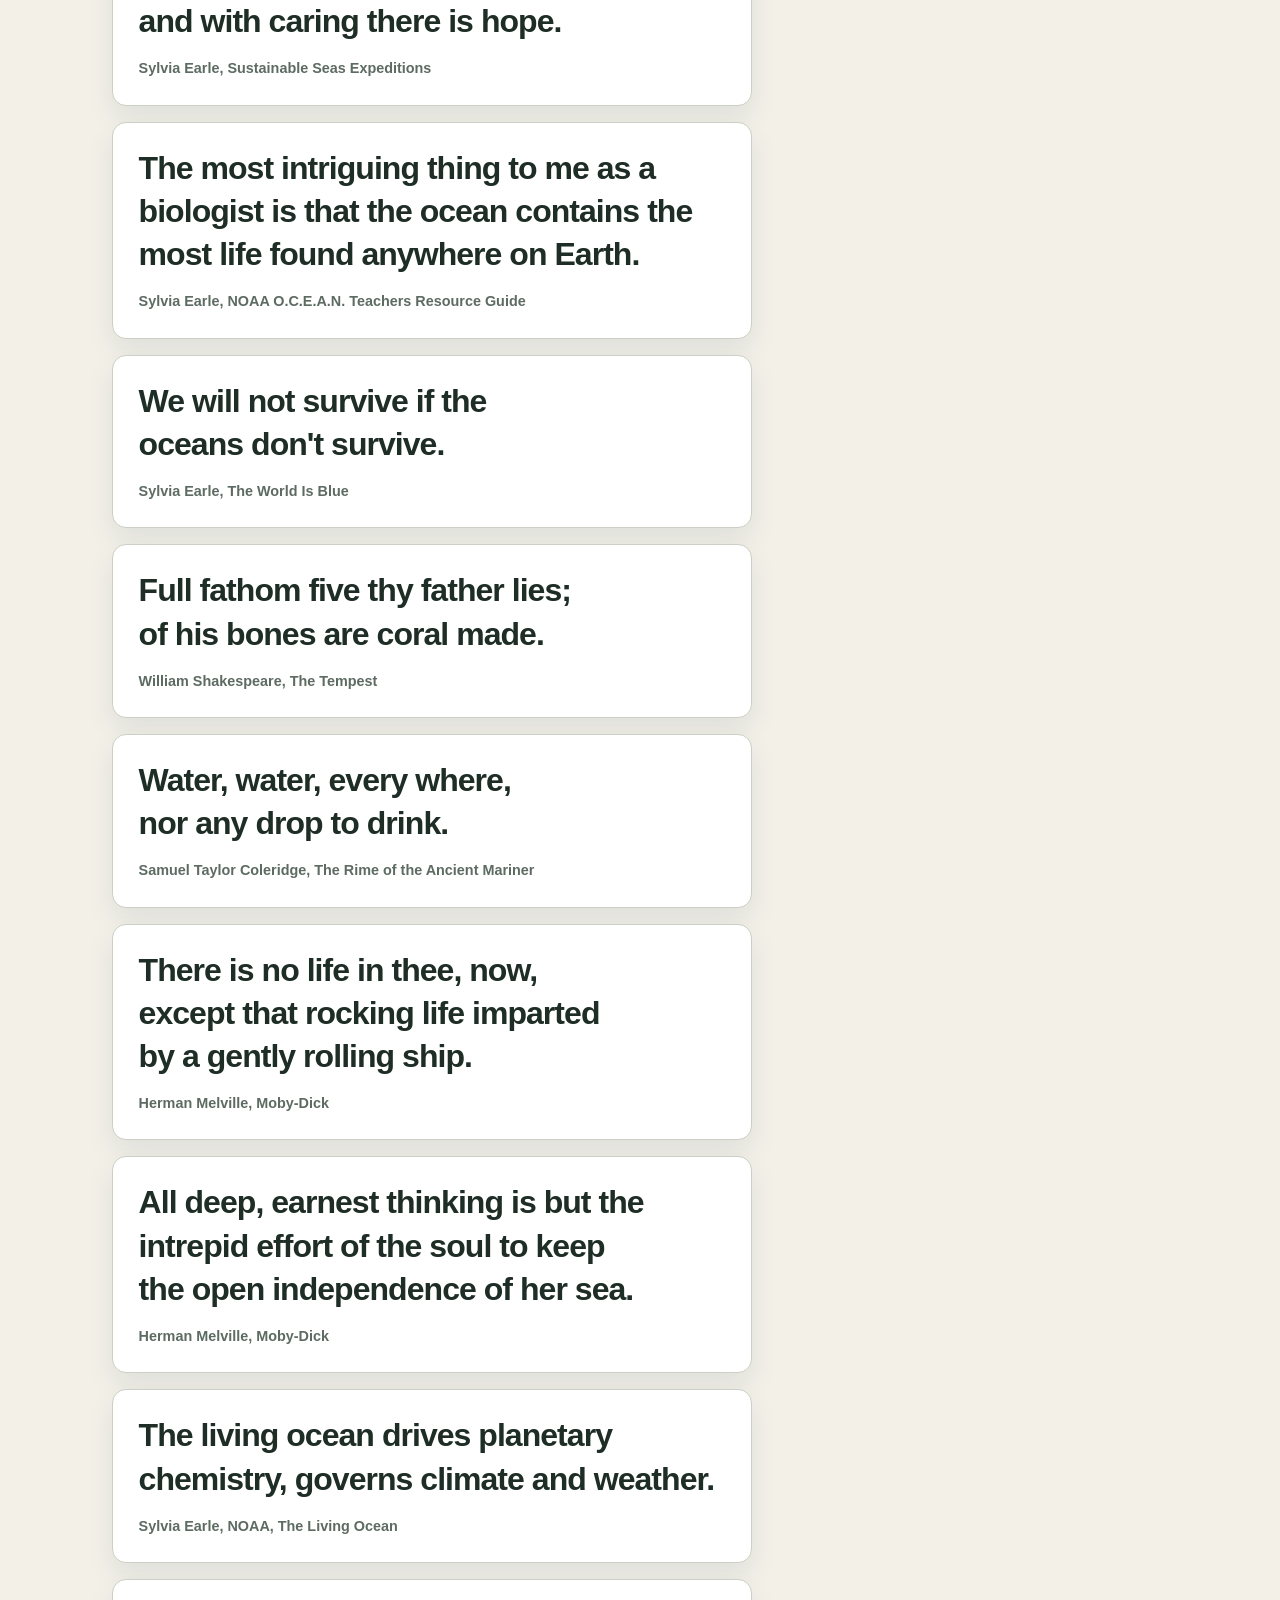
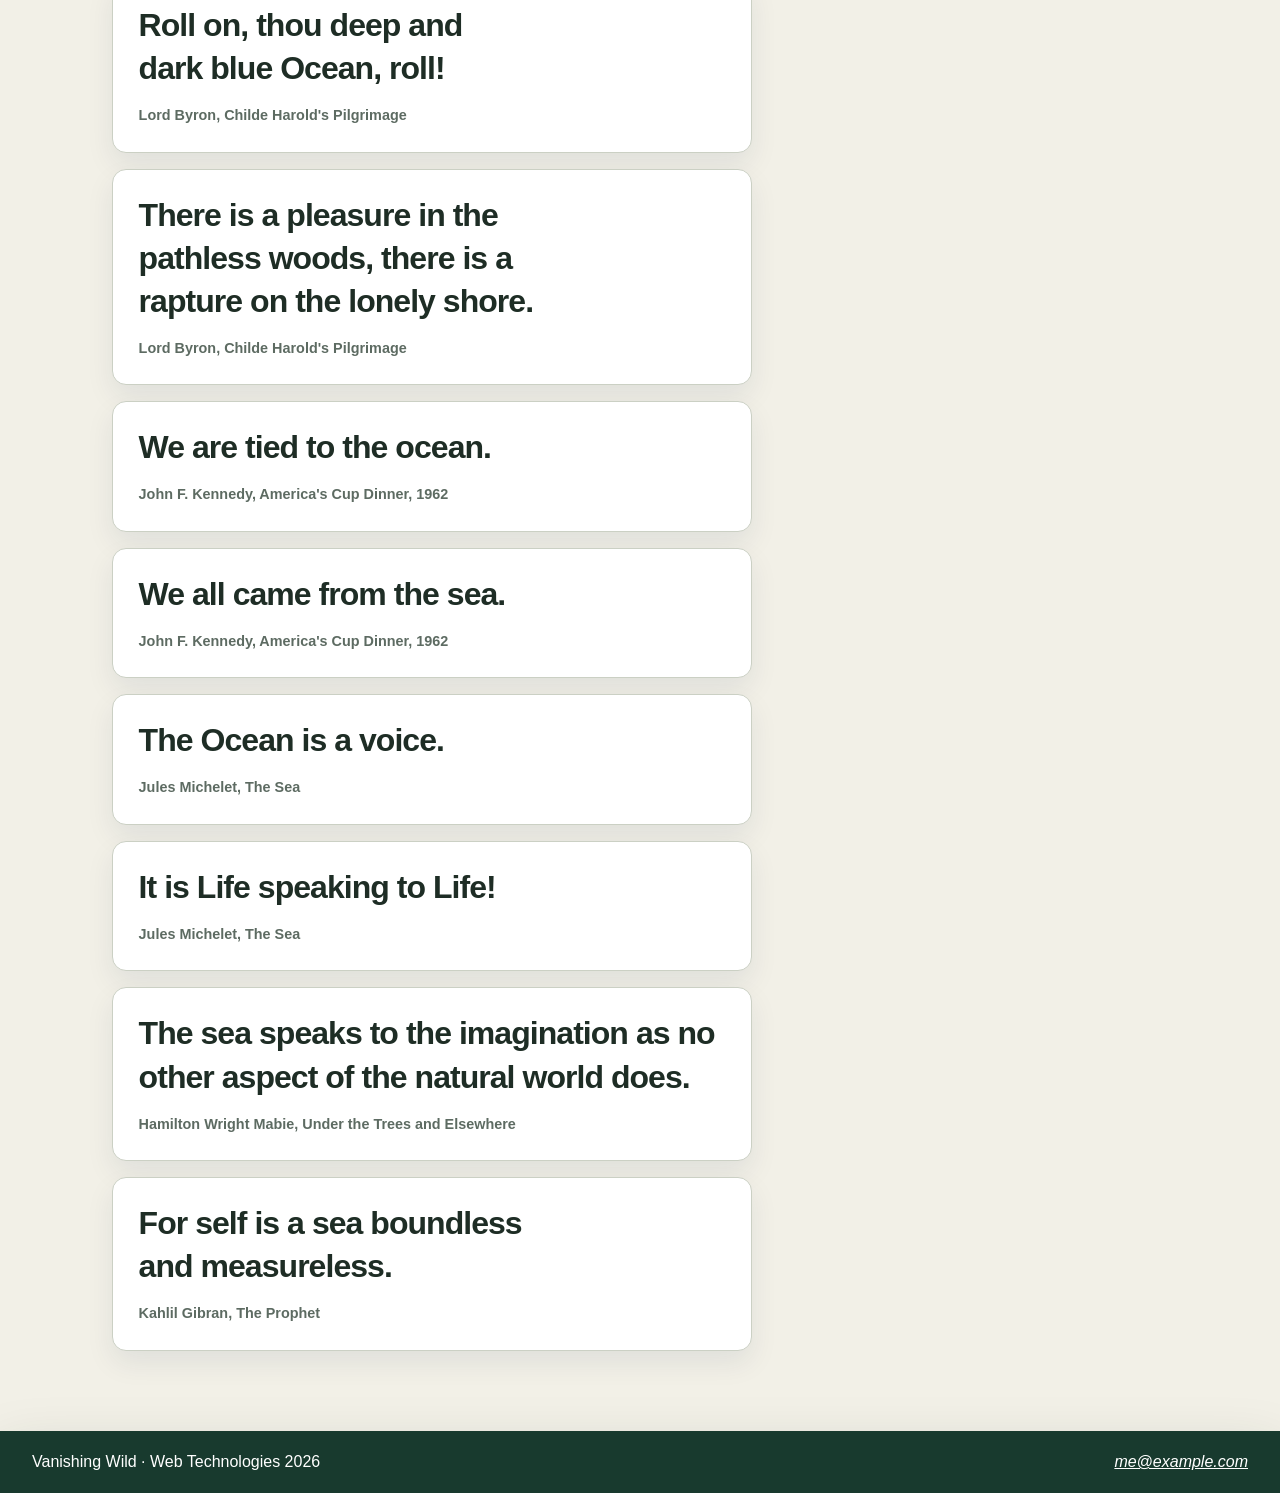
<file: quotes.html>
<!DOCTYPE html>
<html lang="en">
<head>
    <meta charset="UTF-8">
    <meta name="viewport" content="width=device-width, initial-scale=1.0">
    <meta name="description" content="Twenty quotations about nature, oceans, wildlife, and our responsibility to the living world.">
    <title>Voices for the Wild · Vanishing Wild</title>
    <link rel="stylesheet" href="style.css">
    <link rel="icon" href="favicon-32.png" sizes="32x32">
    <link rel="apple-touch-icon" href="apple-touch-icon.png">
</head>
<body>
    <header id="site-header"></header>

    <main class="quotes-page">
        <section class="quote-hero" aria-labelledby="quote-hero-title">
            <div class="quote-hero__content">
                <h1 id="quote-hero-title">Voices for the Wild</h1>
                <blockquote class="quote-hero__quote" aria-live="polite">
                    <p id="featured-quote"></p>
                    <footer><cite id="featured-author"></cite></footer>
                </blockquote>
                <button class="quote-hero__button" id="next-quote" type="button">
                    Show another quote
                </button>
            </div>
            <div class="quote-hero__animal" id="featured-animal" aria-hidden="true"></div>
        </section>

        <div class="quotes-heading">
            <h2>Words worth protecting</h2>
            <p>Twenty reflections on nature, oceans, life, and our responsibility.</p>
        </div>

        <div class="quotes-grid">
            <article class="quote quote--large">
                <blockquote>
                    <p>No water, no life. No blue, no green.</p>
                </blockquote>
                <footer>
                    <cite>Sylvia Earle</cite>, <span class="source">NOAA Ocean Acidification Program</span>
                </footer>
            </article>

            <article class="quote quote--small">
                <blockquote>
                    <p>With every drop of water you drink, every breath you take, you're connected to the sea.</p>
                </blockquote>
                <footer>
                    <cite>Sylvia Earle</cite>, <span class="source">TED Conference, 2009</span>
                </footer>
            </article>

            <article class="quote quote--medium">
                <blockquote>
                    <p>The ocean is the life support system of Earth.</p>
                </blockquote>
                <footer>
                    <cite>Sylvia Earle</cite>, <span class="source">Exploration of the Seas</span>
                </footer>
            </article>

            <article class="quote quote--small">
                <blockquote>
                    <p>The sea is the cornerstone of our life support system.</p>
                </blockquote>
                <footer>
                    <cite>Sylvia Earle</cite>, <span class="source">Sustainable Seas Expeditions</span>
                </footer>
            </article>

            <article class="quote quote--large">
                <blockquote>
                    <p>With knowing comes caring, and with caring there is hope.</p>
                </blockquote>
                <footer>
                    <cite>Sylvia Earle</cite>, <span class="source">Sustainable Seas Expeditions</span>
                </footer>
            </article>

            <article class="quote quote--medium">
                <blockquote>
                    <p>The most intriguing thing to me as a biologist is that the ocean contains the most life found anywhere on Earth.</p>
                </blockquote>
                <footer>
                    <cite>Sylvia Earle</cite>, <span class="source">NOAA O.C.E.A.N. Teachers Resource Guide</span>
                </footer>
            </article>

            <article class="quote quote--small">
                <blockquote>
                    <p>We will not survive if the oceans don't survive.</p>
                </blockquote>
                <footer>
                    <cite>Sylvia Earle</cite>, <span class="source">The World Is Blue</span>
                </footer>
            </article>

            <article class="quote quote--small">
                <blockquote>
                    <p>Full fathom five thy father lies; of his bones are coral made.</p>
                </blockquote>
                <footer>
                    <cite>William Shakespeare</cite>, <span class="source">The Tempest</span>
                </footer>
            </article>

            <article class="quote quote--medium">
                <blockquote>
                    <p>Water, water, every where, nor any drop to drink.</p>
                </blockquote>
                <footer>
                    <cite>Samuel Taylor Coleridge</cite>, <span class="source">The Rime of the Ancient Mariner</span>
                </footer>
            </article>

            <article class="quote quote--large">
                <blockquote>
                    <p>There is no life in thee, now, except that rocking life imparted by a gently rolling ship.</p>
                </blockquote>
                <footer>
                    <cite>Herman Melville</cite>, <span class="source">Moby-Dick</span>
                </footer>
            </article>

            <article class="quote quote--small">
                <blockquote>
                    <p>All deep, earnest thinking is but the intrepid effort of the soul to keep the open independence of her sea.</p>
                </blockquote>
                <footer>
                    <cite>Herman Melville</cite>, <span class="source">Moby-Dick</span>
                </footer>
            </article>

            <article class="quote quote--medium">
                <blockquote>
                    <p>The living ocean drives planetary chemistry, governs climate and weather.</p>
                </blockquote>
                <footer>
                    <cite>Sylvia Earle</cite>, <span class="source">NOAA, The Living Ocean</span>
                </footer>
            </article>

            <article class="quote quote--large">
                <blockquote>
                    <p>Roll on, thou deep and dark blue Ocean, roll!</p>
                </blockquote>
                <footer>
                    <cite>Lord Byron</cite>, <span class="source">Childe Harold's Pilgrimage</span>
                </footer>
            </article>

            <article class="quote quote--medium">
                <blockquote>
                    <p>There is a pleasure in the pathless woods, there is a rapture on the lonely shore.</p>
                </blockquote>
                <footer>
                    <cite>Lord Byron</cite>, <span class="source">Childe Harold's Pilgrimage</span>
                </footer>
            </article>

            <article class="quote quote--small">
                <blockquote>
                    <p>We are tied to the ocean.</p>
                </blockquote>
                <footer>
                    <cite>John F. Kennedy</cite>, <span class="source">America's Cup Dinner, 1962</span>
                </footer>
            </article>

            <article class="quote quote--small">
                <blockquote>
                    <p>We all came from the sea.</p>
                </blockquote>
                <footer>
                    <cite>John F. Kennedy</cite>, <span class="source">America's Cup Dinner, 1962</span>
                </footer>
            </article>

            <article class="quote quote--large">
                <blockquote>
                    <p>The Ocean is a voice.</p>
                </blockquote>
                <footer>
                    <cite>Jules Michelet</cite>, <span class="source">The Sea</span>
                </footer>
            </article>

            <article class="quote quote--small">
                <blockquote>
                    <p>It is Life speaking to Life!</p>
                </blockquote>
                <footer>
                    <cite>Jules Michelet</cite>, <span class="source">The Sea</span>
                </footer>
            </article>

            <article class="quote quote--medium">
                <blockquote>
                    <p>The sea speaks to the imagination as no other aspect of the natural world does.</p>
                </blockquote>
                <footer>
                    <cite>Hamilton Wright Mabie</cite>, <span class="source">Under the Trees and Elsewhere</span>
                </footer>
            </article>

            <article class="quote quote--large">
                <blockquote>
                    <p>For self is a sea boundless and measureless.</p>
                </blockquote>
                <footer>
                    <cite>Kahlil Gibran</cite>, <span class="source">The Prophet</span>
                </footer>
            </article>
        </div>
    </main>

    <footer id="site-footer"></footer>

    <script src="nav.js"></script>
    <script>
        const featuredQuotes = [
            ["No water, no life. No blue, no green.", "Sylvia Earle · NOAA"],
            ["With every drop of water you drink, every breath you take, you're connected to the sea.", "Sylvia Earle · TED Conference"],
            ["The ocean is the life support system of Earth.", "Sylvia Earle · Exploration of the Seas"],
            ["The sea is the cornerstone of our life support system.", "Sylvia Earle · Sustainable Seas Expeditions"],
            ["With knowing comes caring, and with caring there is hope.", "Sylvia Earle · Sustainable Seas Expeditions"],
            ["The most intriguing thing to me as a biologist is that the ocean contains the most life found anywhere on Earth.", "Sylvia Earle · NOAA"],
            ["We will not survive if the oceans don't survive.", "Sylvia Earle · The World Is Blue"],
            ["Full fathom five thy father lies; of his bones are coral made.", "William Shakespeare · The Tempest"],
            ["Water, water, every where, nor any drop to drink.", "Samuel Taylor Coleridge · The Rime of the Ancient Mariner"],
            ["There is no life in thee, now, except that rocking life imparted by a gently rolling ship.", "Herman Melville · Moby-Dick"],
            ["All deep, earnest thinking is but the intrepid effort of the soul to keep the open independence of her sea.", "Herman Melville · Moby-Dick"],
            ["The living ocean drives planetary chemistry, governs climate and weather.", "Sylvia Earle · NOAA, The Living Ocean"],
            ["Roll on, thou deep and dark blue Ocean, roll!", "Lord Byron · Childe Harold's Pilgrimage"],
            ["There is a pleasure in the pathless woods, there is a rapture on the lonely shore.", "Lord Byron · Childe Harold's Pilgrimage"],
            ["We are tied to the ocean.", "John F. Kennedy · America's Cup Dinner, 1962"],
            ["We all came from the sea.", "John F. Kennedy · America's Cup Dinner, 1962"],
            ["The Ocean is a voice.", "Jules Michelet · The Sea"],
            ["It is Life speaking to Life!", "Jules Michelet · The Sea"],
            ["The sea speaks to the imagination as no other aspect of the natural world does.", "Hamilton Wright Mabie · Under the Trees and Elsewhere"],
            ["For self is a sea boundless and measureless.", "Kahlil Gibran · The Prophet"]
        ];

        const featuredQuote = document.getElementById('featured-quote');
        const featuredAuthor = document.getElementById('featured-author');
        const featuredAnimal = document.getElementById('featured-animal');
        const nextQuote = document.getElementById('next-quote');
        const animalImages = [
            'images/elephant-line-art.png',
            'images/animal-hawksbill-line-art.png',
            'images/animal-pangolin-line-art.png',
            'images/animal-amur-leopard-line-art.png',
            'images/animal-snow-leopard-line-art.png',
            'images/animal-gorilla-line-art.png'
        ];
        let currentQuote = -1;
        let currentAnimal = -1;

        function showRandomQuote() {
            let nextIndex = Math.floor(Math.random() * featuredQuotes.length);
            while (featuredQuotes.length > 1 && nextIndex === currentQuote) {
                nextIndex = Math.floor(Math.random() * featuredQuotes.length);
            }
            currentQuote = nextIndex;
            const [text, author] = featuredQuotes[currentQuote];
            featuredQuote.parentElement.classList.remove('is-changing');
            void featuredQuote.offsetWidth;
            featuredQuote.textContent = text;
            featuredAuthor.textContent = author;
            featuredQuote.parentElement.classList.add('is-changing');
            currentAnimal = (currentAnimal + 1) % animalImages.length;
            featuredAnimal.style.setProperty('--animal-mask', `url("${animalImages[currentAnimal]}")`);
        }

        nextQuote.addEventListener('click', showRandomQuote);
        showRandomQuote();
    </script>
</body>
</html>
</file>
<file: style.css>
:root {
    --bg: #f2f0e7;
    --bg-strong: #e2e4d8;
    --surface: #fbfaf5;
    --surface-alt: #e8ede1;
    --primary: #315f45;
    --primary-deep: #183a2e;
    --primary-soft: #bdd0b9;
    --accent: #d59a3a;
    --accent-soft: #f3e2bc;
    --danger: #a84f34;
    --text: #1e2d25;
    --muted: #5d6b62;
    --line: #cbd0c4;
    --shadow: 0 24px 60px rgba(25, 49, 38, 0.18);
    --radius: 14px;
}

* {
    box-sizing: border-box;
}

html {
    scroll-behavior: smooth;
}

body {
    display: flex;
    flex-direction: column;
    min-height: 100vh;
    margin: 0;
    font-family: "Segoe UI", "Helvetica Neue", Arial, sans-serif;
    line-height: 1.7;
    color: var(--text);
    background: var(--bg);
    overflow-x: hidden;
}

a {
    color: var(--primary);
    transition: color 0.2s ease, opacity 0.2s ease;
}

a:hover,
a:focus-visible {
    color: var(--primary-deep);
}

header,
body > footer {
    color: white;
    background: var(--primary-deep);
    box-shadow: var(--shadow);
}

header {
    padding: 1rem 2rem;
}

body > footer {
    display: flex;
    gap: 1rem 2rem;
    align-items: center;
    justify-content: space-between;
    padding: 1.1rem 2rem;
}

nav {
    display: flex;
    gap: 1rem;
    align-items: center;
    max-width: 1200px;
    margin: 0 auto;
}

nav a {
    color: white;
    text-decoration: none;
}

nav .logo {
    display: inline-flex;
    gap: 0.7rem;
    align-items: center;
    font-size: 1.2rem;
    font-weight: 800;
    letter-spacing: 0.02em;
    white-space: nowrap;
}

nav .logo svg {
    flex: 0 0 auto;
    color: #d7b56f;
}

nav .links {
    display: flex;
    gap: 1.5rem;
    padding: 0;
    margin: 0 auto;
    list-style: none;
}

nav .links a {
    position: relative;
    font-weight: 600;
    opacity: 0.9;
}

nav .links a::after {
    content: "";
    position: absolute;
    left: 0;
    bottom: -0.35rem;
    width: 100%;
    height: 2px;
    background: var(--accent);
    transform: scaleX(0);
    transform-origin: left;
    transition: transform 0.2s ease;
}

nav .links a:hover::after,
nav .links a:focus-visible::after {
    transform: scaleX(1);
}

nav .action {
    padding: 0.55em 1.2em;
    color: var(--primary-deep);
    font-weight: 700;
    text-decoration: none;
    white-space: nowrap;
    background: var(--accent);
    border: 1px solid rgba(255,255,255,0.2);
    border-radius: 999px;
    box-shadow: 0 8px 20px rgba(0, 0, 0, 0.18);
}

nav a:hover,
nav a:focus-visible {
    color: #fff7e8;
}

main {
    flex: 1;
    width: 100%;
    min-width: 0;
    max-width: 1120px;
    padding: 1.4rem 2rem 4rem;
    margin: 0 auto;
}

.home-page {
    padding-top: 2rem;
}

.wild-hero {
    position: relative;
    min-height: clamp(520px, 72vh, 700px);
    overflow: hidden;
    color: white;
    background: var(--primary-deep);
    border-radius: 0 0 28px 28px;
    box-shadow: var(--shadow);
    width: 100%;
    max-width: 100%;
}

.wild-hero::after {
    content: "";
    position: absolute;
    inset: 0;
    background: linear-gradient(90deg, rgba(12, 32, 24, .92) 0%, rgba(18, 42, 30, .58) 45%, rgba(18, 42, 30, .08) 76%);
}

.wild-hero img {
    position: absolute;
    inset: 0;
    width: 100%;
    height: 100%;
    margin: 0;
    object-fit: cover;
    border: 0;
    border-radius: 0;
    box-shadow: none;
}

.wild-hero__content {
    position: relative;
    z-index: 1;
    display: flex;
    flex-direction: column;
    justify-content: center;
    min-height: inherit;
    max-width: 640px;
    width: 100%;
    padding: clamp(2rem, 7vw, 5rem);
}

.eyebrow {
    margin: 0 0 1rem;
    color: #8ce1dc;
    font-size: .78rem;
    font-weight: 800;
    letter-spacing: .16em;
    text-transform: uppercase;
}

.wild-hero h1 {
    max-width: 8ch;
    margin: 0 0 1.2rem;
    color: white;
    font-family: Georgia, "Times New Roman", serif;
    font-size: clamp(3.2rem, 8vw, 5.8rem);
    line-height: .95;
    letter-spacing: -.035em;
}

.wild-hero__content > p {
    max-width: 46ch;
    margin: 0;
    color: #f2efe4;
    font-size: clamp(1.05rem, 2vw, 1.35rem);
    overflow-wrap: anywhere;
}

.primary-link {
    align-self: flex-start;
    margin-top: 2rem;
    padding: .75rem 1.1rem;
    color: var(--primary-deep);
    font-weight: 800;
    text-decoration: none;
    background: var(--accent);
    border-radius: 8px;
}

.intro-grid {
    display: grid;
    grid-template-columns: 1.1fr .9fr;
    gap: clamp(2rem, 7vw, 6rem);
    align-items: start;
    padding: clamp(3.5rem, 8vw, 7rem) 0;
}

.intro-grid h2 {
    margin-top: 0;
}

.field-notes {
    margin: 0;
    border-top: 1px solid var(--line);
}

.field-notes div {
    display: grid;
    grid-template-columns: 7rem 1fr;
    gap: 1rem;
    align-items: baseline;
    padding: 1.15rem 0;
    border-bottom: 1px solid var(--line);
}

.field-notes dt {
    color: var(--primary);
    font-family: Georgia, "Times New Roman", serif;
    font-size: 1.5rem;
    font-weight: 850;
}

.field-notes dd {
    margin: 0;
    color: var(--muted);
}

.pathways {
    padding: 0 0 3rem;
}

.pathways__grid {
    display: grid;
    grid-template-columns: repeat(3, 1fr);
    border-top: 1px solid var(--line);
}

.pathways__grid a {
    display: flex;
    flex-direction: column;
    gap: .5rem;
    min-height: 180px;
    padding: 1.5rem;
    text-decoration: none;
    border-bottom: 1px solid var(--line);
    border-right: 1px solid var(--line);
}

.pathways__grid a:last-child {
    border-right: 0;
}

.pathways__grid strong {
    font-size: 1.15rem;
}

.pathways__grid span {
    color: var(--muted);
}

.pathways__grid a::after {
    content: "→";
    margin-top: auto;
    color: var(--accent);
    font-size: 1.5rem;
}

.lead {
    max-width: 62ch;
    color: var(--muted);
    font-size: 1.2rem;
}

.about-mission {
    max-width: 70ch;
}

.page-intro {
    max-width: 900px;
    padding: clamp(2.5rem, 7vw, 5.5rem) 0 3rem;
    border-bottom: 1px solid var(--line);
}

.page-intro h1 {
    max-width: 12ch;
    margin-bottom: 1rem;
    font-size: clamp(3rem, 7vw, 5.5rem);
}

.page-intro p {
    max-width: 54ch;
    margin: 0;
    color: var(--muted);
    font-size: 1.2rem;
}

.section-heading {
    display: flex;
    gap: 2rem;
    align-items: end;
    justify-content: space-between;
    margin: 3.5rem 0 1.5rem;
}

.section-heading h2,
.section-heading p { margin: 0; }
.section-heading p { color: var(--muted); }

.filters { display: flex; flex-wrap: wrap; gap: .55rem; }
.filter {
    padding: .55rem .9rem;
    color: var(--primary-deep);
    font: inherit;
    font-weight: 700;
    cursor: pointer;
    background: transparent;
    border: 1px solid var(--primary-soft);
    border-radius: 999px;
}
.filter:hover,
.filter.is-active { color: white; background: var(--primary); border-color: var(--primary); }
.filter:focus-visible { outline: 3px solid var(--accent); outline-offset: 3px; }

.animal-list {
    display: grid;
    grid-template-columns: repeat(2, minmax(0, 1fr));
    gap: 1px;
    overflow: hidden;
    background: var(--line);
    border: 1px solid var(--line);
    border-radius: 18px;
}
.animal-profile {
    position: relative;
    display: grid;
    grid-template-columns: minmax(9.5rem, .72fr) minmax(0, 1.28fr);
    gap: 1.5rem;
    align-items: start;
    min-height: 310px;
    padding: 1.7rem;
    overflow: hidden;
    background: var(--surface);
}
.animal-profile::after {
    content: "";
    position: absolute;
    right: -3rem;
    bottom: -4rem;
    width: 10rem;
    height: 10rem;
    background: radial-gradient(circle, rgba(189, 208, 185, .32) 0 33%, transparent 34% 100%);
    border: 1px solid rgba(49, 95, 69, .12);
    border-radius: 50%;
}
.animal-profile__identity,
.animal-profile__body { position: relative; z-index: 1; }
.animal-profile__identity { display: flex; flex-direction: column; align-items: flex-start; }
.animal-profile__body { display: grid; gap: .75rem; padding-top: 2.35rem; }
.specimen-number {
    display: block;
    margin-bottom: 1rem;
    color: var(--primary);
    font-size: .72rem;
    font-weight: 800;
    letter-spacing: .12em;
    text-transform: uppercase;
}
.scientific-name {
    margin-top: .4rem !important;
    font-family: Georgia, "Times New Roman", serif;
    font-size: .9rem;
    font-style: italic;
}
.animal-profile__feature {
    color: var(--text) !important;
    font-size: 1.03rem;
    line-height: 1.55;
}
.animal-profile[hidden] { display: none; }
.animal-profile h3 { margin: .85rem 0 0; color: var(--text); font-family: Georgia, "Times New Roman", serif; font-size: 1.55rem; }
.animal-profile p { margin: 0; color: var(--muted); }
.status { align-self: start; width: fit-content; padding: .28rem .55rem; color: white !important; font-size: .75rem; font-weight: 800; line-height: 1.25; text-transform: uppercase; border-radius: 4px; }
.status--critical { background: var(--danger); }
.status--endangered { background: #b67627; }
.status--vulnerable { background: #677446; }
.filter-status { margin: .9rem 0 0; color: var(--muted); font-size: .9rem; }
.coursework-plan { max-width: 780px; padding: 4rem 0 1rem; }

.quote-hero {
    position: relative;
    display: grid;
    grid-template-columns: minmax(0, 1fr) minmax(20rem, 34%);
    min-height: 390px;
    padding: clamp(2rem, 5vw, 4rem);
    margin-bottom: 4rem;
    overflow: hidden;
    color: white;
    background: var(--primary-deep);
    border-radius: 24px;
    box-shadow: 0 24px 55px rgba(7, 35, 25, 0.24);
}

.quote-hero__content { position: relative; z-index: 1; max-width: 700px; }
.quote-hero__label {
    margin: 0 0 1.2rem;
    color: var(--accent);
    font-size: 0.78rem;
    font-weight: 800;
    letter-spacing: 0.14em;
    text-transform: uppercase;
}
.quote-hero h1 { margin: 0 0 1.5rem; color: white; }
.quote-hero__quote { margin: 0; }
.quote-hero__quote p {
    max-width: 25ch;
    margin: 0;
    font-size: clamp(1.8rem, 4vw, 3.3rem);
    font-weight: 700;
    line-height: 1.13;
    letter-spacing: -0.03em;
    text-wrap: balance;
}
.quote-hero__quote footer { margin-top: 1rem; color: #e3eadf; background: transparent; }
.quote-hero__quote cite { font-style: normal; font-weight: 600; }
.quote-hero__button {
    display: inline-flex;
    gap: 0.8rem;
    align-items: center;
    padding: 0.75rem 1rem;
    margin-top: 2rem;
    color: var(--primary-deep);
    font: inherit;
    font-size: 0.9rem;
    font-weight: 800;
    cursor: pointer;
    background: var(--accent);
    border: 0;
    border-radius: 8px;
    box-shadow: 0 10px 25px rgba(0, 0, 0, 0.16);
    transition: transform 0.2s ease, background 0.2s ease;
}
.quote-hero__button:hover { background: #edb65b; transform: translateY(-2px); }
.quote-hero__button:focus-visible { outline: 3px solid white; outline-offset: 4px; }
.quote-hero__button span { font-size: 1.2rem; line-height: 1; }
.quote-hero__animal {
    align-self: center;
    width: min(100%, 24rem);
    aspect-ratio: 830 / 683;
    background: #b9d8b3;
    opacity: .56;
    transform: translateX(1rem);
    -webkit-mask: var(--animal-mask, url("images/elephant-line-art.png")) center / contain no-repeat;
    mask: var(--animal-mask, url("images/elephant-line-art.png")) center / contain no-repeat;
}
.quote-hero__quote.is-changing p { animation: quote-in 420ms cubic-bezier(0.16, 1, 0.3, 1); }
@keyframes quote-in { from { opacity: 0; transform: translateY(0.5rem); } to { opacity: 1; transform: translateY(0); } }
.quotes-heading { display: flex; gap: 2rem; align-items: baseline; justify-content: space-between; margin-bottom: 1.5rem; }
.quotes-heading h2 { margin: 0; }
.quotes-heading p { margin: 0; color: var(--muted); }

main > p,
main > ul,
main > dl {
    max-width: 70ch;
}

h1,
h2,
h3 {
    color: var(--primary);
    font-weight: 800;
    line-height: 1.2;
    letter-spacing: -0.02em;
}

h1,
h2 {
    font-family: Georgia, "Times New Roman", serif;
}

h1 {
    margin: 0 0 1rem;
    font-size: clamp(2.2rem, 3vw, 3.3rem);
}

h2 {
    margin: 2.4rem 0 0.85rem;
    font-size: clamp(1.5rem, 2vw, 2.2rem);
}

img {
    display: block;
    width: 100%;
    max-width: 100%;
    height: auto;
    margin-top: 1.5rem;
    border: 1px solid var(--line);
    border-radius: var(--radius);
    box-shadow: var(--shadow);
}

.image-credit {
    margin: 0.6rem 0 0;
    color: var(--muted);
    font-size: 0.85rem;
}

.quote {
    max-width: 640px;
    padding: 1.5rem 1.6rem;
    margin: 0 0 1rem;
    color: var(--text);
    background: #ffffff;
    border: 1px solid var(--line);
    border-radius: var(--radius);
    box-shadow: 0 12px 28px rgba(14, 44, 79, 0.08);
}

.quote blockquote {
    margin: 0;
}

.quote blockquote p {
    margin: 0;
    color: var(--text);
    font-size: clamp(1.6rem, 2.5vw, 2.35rem);
    line-height: 1.35;
    font-weight: 700;
    letter-spacing: -0.03em;
    text-wrap: balance;
}

.quote footer,
.quote footer cite {
    padding: 0;
    margin-top: 0.8rem;
    color: var(--muted);
    font-size: 0.9rem;
    font-style: normal;
    font-weight: 600;
    background: transparent;
}

footer p,
footer address {
    margin: 0;
}

body > footer a {
    color: white;
}

.project-details {
    padding: 1rem 1.2rem;
    background: rgba(255, 255, 255, 0.7);
    border: 1px solid var(--line);
    border-radius: var(--radius);
}

.project-details dt {
    margin-top: 1rem;
    font-weight: 800;
    color: var(--primary);
}

.project-details dt:first-child {
    margin-top: 0;
}

.project-details dd {
    margin: 0.35rem 0 0;
    color: var(--muted);
}

.about-grid {
    display: grid;
    grid-template-columns: 1.2fr .8fr;
    gap: clamp(2rem, 7vw, 6rem);
    padding: 3.5rem 0;
}

.editorial-note {
    padding: 1.5rem;
    background: var(--surface-alt);
    border-top: 3px solid var(--accent);
}

.editorial-note h2 { margin-top: 0; }
.contact-section { padding: 3rem 0 1rem; border-top: 1px solid var(--line); }
.contact-section address { font-style: normal; font-size: 1.2rem; }

a:focus-visible {
    outline: 3px solid var(--accent);
    outline-offset: 3px;
}

::selection {
    color: white;
    background: var(--primary);
}

@media (max-width: 820px) {
    header,
    body > footer {
        padding: 1rem 1.1rem;
    }

    nav {
        flex-direction: column;
        align-items: flex-start;
    }

    nav .links {
        display: grid;
        grid-template-columns: repeat(2, minmax(0, 1fr));
        gap: 0.75rem 1rem;
        width: 100%;
        margin: 0;
    }

    body > footer {
        flex-direction: column;
        align-items: flex-start;
    }

    main {
        padding: 2rem 1.25rem 3rem;
    }

    .home-page {
        padding-top: 1.25rem;
    }

    .wild-hero {
        min-height: 570px;
        border-radius: 0 0 24px 24px;
    }

    .wild-hero::after {
        background: linear-gradient(0deg, rgba(12, 32, 24, .96) 0%, rgba(12, 32, 24, .22) 76%);
    }

    .wild-hero img {
        object-position: 67% center;
    }

    .wild-hero__content {
        justify-content: flex-end;
        width: 100%;
        min-width: 0;
        padding: 2rem 1.4rem 2.5rem;
    }

    .wild-hero__content > p {
        max-width: 100%;
        font-size: 1rem;
    }

    .intro-grid,
    .pathways__grid {
        grid-template-columns: 1fr;
    }

    .pathways__grid a {
        min-height: 145px;
        border-right: 0;
    }

    .section-heading { align-items: flex-start; flex-direction: column; }
    .animal-list { grid-template-columns: 1fr; }
    .animal-profile { grid-template-columns: minmax(0, 1fr); gap: .75rem; min-height: 0; padding: 1.4rem; }
    .animal-profile__body { padding-top: .25rem; }
    .about-grid { grid-template-columns: 1fr; }

    .quote-hero { grid-template-columns: 1fr; min-height: 0; padding: 2rem 1.4rem 2.2rem; margin-bottom: 3rem; }
    .quote-hero__animal {
        position: absolute;
        right: -4.5rem;
        bottom: -2rem;
        width: 19rem;
        opacity: .14;
        transform: none;
    }
    .quote-hero__content { max-width: none; }
    .quotes-heading { display: block; }
    .quotes-heading p { margin-top: 0.5rem; }

    .quote {
        font-size: 1rem;
    }
}
</file>
<file: habitats.css>
.habitats-page { padding-top: 2rem; max-width: 900px; }
.habitats-page h1 { font-size: clamp(2.3rem, 5vw, 4rem); margin: 0 0 .5rem; }
.habitats-lead { color: var(--muted); margin: 0 0 1.5rem; max-width: 65ch; }
.habitat-choices { margin-bottom: 1.6rem; }
.habitat-choices button { min-height: 44px; }
.habitat-heading { display: flex; align-items: baseline; justify-content: space-between; gap: 1rem; margin-bottom: .7rem; }
.habitat-heading h2 { margin: 0; font-size: 1.65rem; }
#stage-label { color: var(--primary); font-weight: 600; }
.habitat-scene { position: relative; aspect-ratio: 3 / 2; overflow: hidden; background: var(--bg-strong); border-radius: 12px; }
.habitat-layer { position: absolute; inset: 0; background-image: var(--habitat-image, url('images/habitats/forest.png')); background-size: 100% 200%; background-repeat: no-repeat; }
.habitat-intact { background-position: center top; }
.habitat-degraded { background-position: center bottom; opacity: var(--degradation, 0); }
.habitat-control { margin-top: 1rem; }
.habitat-control-heading, .habitat-endpoints { display: flex; justify-content: space-between; gap: 1rem; }
.habitat-control-heading { font-weight: 700; }
#progress-value { font-variant-numeric: tabular-nums; }
#habitat-progress { display: block; width: 100%; height: 44px; margin: 0; accent-color: var(--primary); cursor: ew-resize; }
#habitat-progress:focus-visible { outline: 3px solid var(--accent); outline-offset: 3px; border-radius: 6px; }
#habitat-progress:disabled, .habitat-control button:disabled { cursor: wait; opacity: .55; }
.habitat-endpoints { font-size: .9rem; color: var(--muted); }
#slider-help, .habitat-note, #image-status { font-size: .9rem; color: var(--muted); }
#image-status:empty { display: none; }
#environment-description { margin: 1.8rem 0 .5rem; max-width: 70ch; }
.habitat-note { margin-top: 0; max-width: 75ch; }
@media (max-width: 600px) {
    .habitats-page { padding-top: 1.5rem; }
    .habitat-heading { align-items: center; }
    #stage-label { font-size: .85rem; text-align: right; }
    .habitat-scene { max-height: none; }
}
</file>
